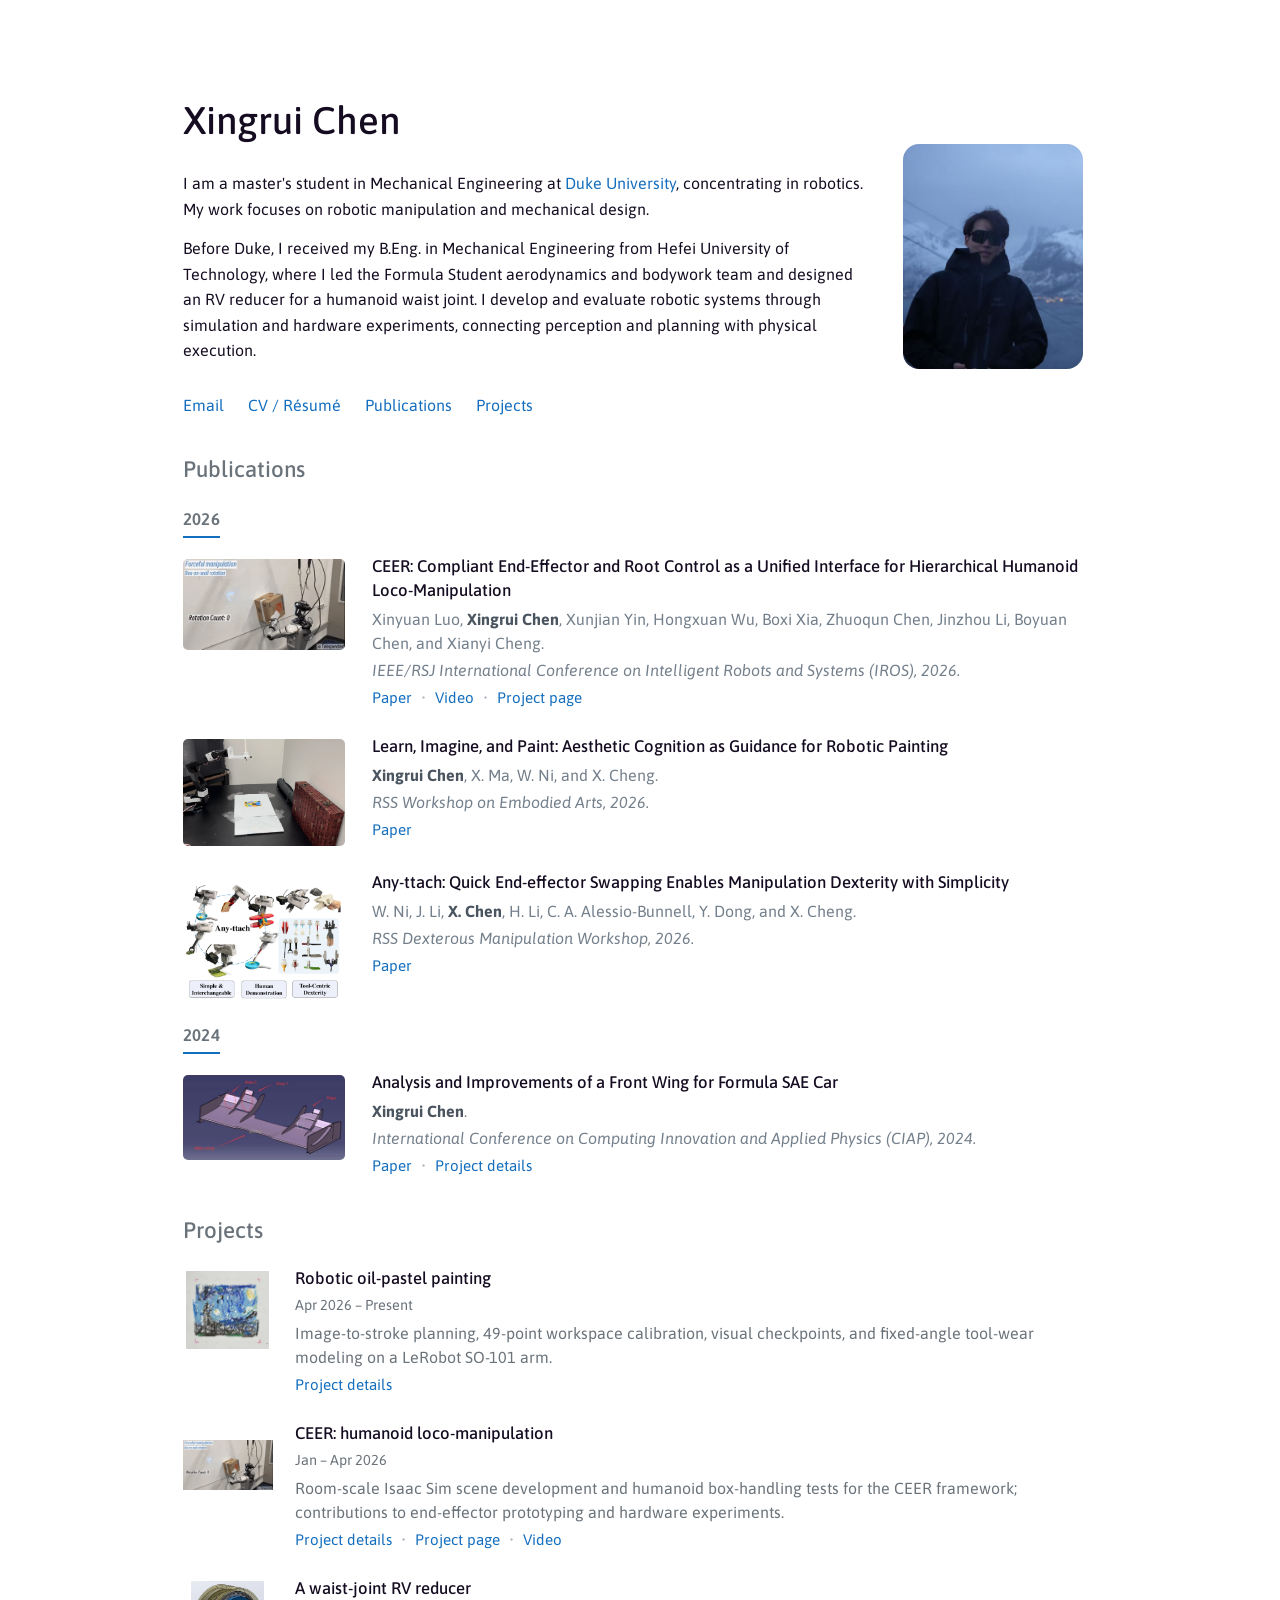
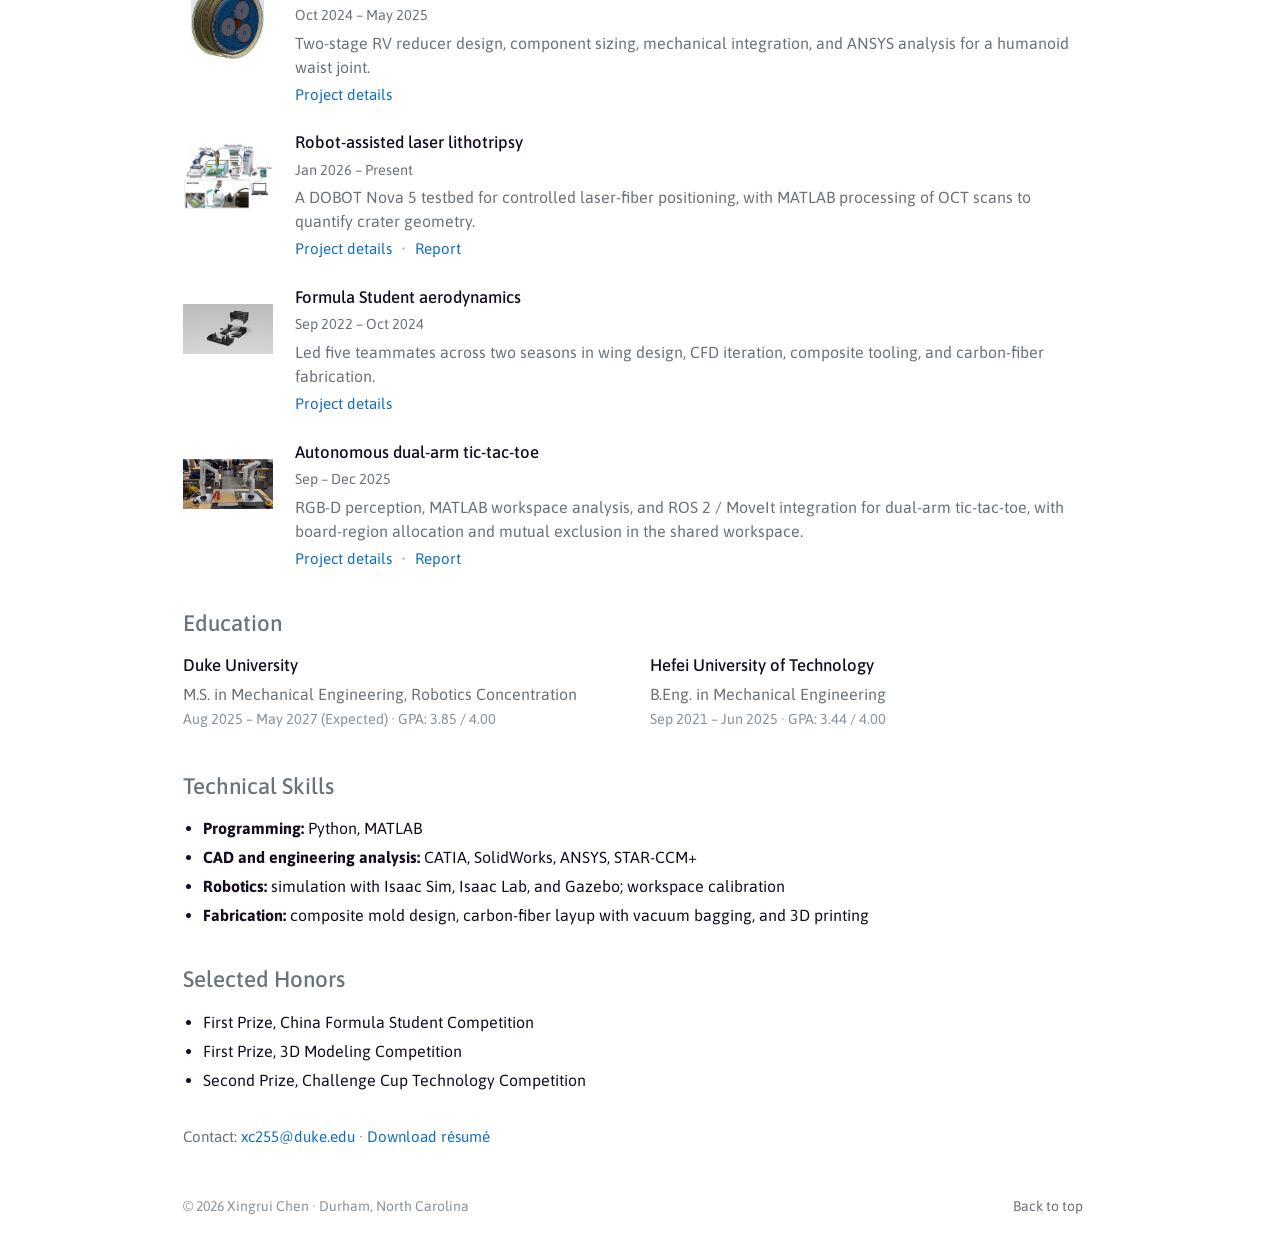
<file: index.html>
<!doctype html><html lang="en"><head><meta charset="utf-8"><meta name="viewport" content="width=device-width,initial-scale=1"><meta name="color-scheme" content="light"><title>Xingrui Chen | Duke University</title><meta name="description" content="Xingrui Chen, mechanical engineering graduate student at Duke University. Research and engineering projects in robotic manipulation and mechanical design."><meta name="theme-color" content="#ffffff"><meta property="og:title" content="Xingrui Chen | Duke University"><meta property="og:description" content="Xingrui Chen, mechanical engineering graduate student at Duke University. Research and engineering projects in robotic manipulation and mechanical design."><meta property="og:type" content="website"><link rel="canonical" href="https://xingruichen794-sketch.github.io/"><link rel="icon" type="image/svg+xml" href="data:image/svg+xml,%3Csvg%20xmlns%3D%22http%3A//www.w3.org/2000/svg%22%20viewBox%3D%220%200%2064%2064%22%3E%3Crect%20width%3D%2264%22%20height%3D%2264%22%20fill%3D%22%23043361%22/%3E%3Ctext%20x%3D%2232%22%20y%3D%2244%22%20text-anchor%3D%22middle%22%20fill%3D%22white%22%20font-size%3D%2238%22%20font-family%3D%22Georgia%2Cserif%22%3EX%3C/text%3E%3C/svg%3E"><link rel="stylesheet" href="/portfolio.css"></head><body><a class="skip" href="#main">Skip to content</a><main class="page" id="main"><header class="intro" id="about"><div class="intro-text"><h1>Xingrui Chen</h1><div class="intro-copy"><p>I am a master's student in Mechanical Engineering at <a href="#education">Duke University</a>, concentrating in robotics. My work focuses on robotic manipulation and mechanical design.</p><p>Before Duke, I received my B.Eng. in Mechanical Engineering from Hefei University of Technology, where I led the Formula Student aerodynamics and bodywork team and designed an RV reducer for a humanoid waist joint. I develop and evaluate robotic systems through simulation and hardware experiments, connecting perception and planning with physical execution.</p></div><nav class="intro-links" aria-label="Contact and page navigation"><a href="mailto:xc255@duke.edu">Email</a><a href="/assets/Xingrui-Chen-Resume.pdf" target="_blank" rel="noopener">CV / Résumé</a><a href="#publications">Publications</a><a href="#work">Projects</a></nav></div><figure class="profile-photo"><img src="/assets/xingrui-chen-portrait.jpg" alt="Xingrui Chen in front of a snowy mountain landscape" width="1440" height="960" fetchpriority="high" decoding="async"></figure></header><section class="home-section" id="publications"><h2>Publications</h2><section class="publication-year" aria-label="Publications from 2026"><div class="year-label">2026</div><ol class="research-list"><li class="research-row "><a class="teaser" href="https://www.youtube.com/watch?v=8dyjPE88mqY"><img src="/assets/ceer-demo-still.webp" width="400" height="225" alt="CEER box-on-wall rotation demo from Xinyuan Luo’s project preview" class="" loading="eager" decoding="async"></a><div class="research-text"><h3><a href="https://robotproject8.github.io/ceer_page/">CEER: Compliant End-Effector and Root Control as a Unified Interface for Hierarchical Humanoid Loco-Manipulation</a></h3><p class="authors">Xinyuan Luo, <strong>Xingrui Chen</strong>, Xunjian Yin, Hongxuan Wu, Boxi Xia, Zhuoqun Chen, Jinzhou Li, Boyuan Chen, and Xianyi Cheng.</p><p class="venue">IEEE/RSJ International Conference on Intelligent Robots and Systems (IROS), 2026.</p><div class="row-links"><a href="/assets/CEER.pdf" target="_blank" rel="noopener">Paper</a><a href="https://www.youtube.com/watch?v=8dyjPE88mqY">Video</a><a href="https://robotproject8.github.io/ceer_page/">Project page</a></div></div></li><li class="research-row "><a class="teaser" href="/assets/Learn-Imagine-and-Paint.pdf" target="_blank" rel="noopener"><img src="/assets/painting-early-setup.webp" width="1956" height="1287" alt="LeRobot SO-101 execution setup from the robotic painting paper" class="" loading="eager" decoding="async"></a><div class="research-text"><h3><a href="/assets/Learn-Imagine-and-Paint.pdf" target="_blank" rel="noopener">Learn, Imagine, and Paint: Aesthetic Cognition as Guidance for Robotic Painting</a></h3><p class="authors"><strong>Xingrui Chen</strong>, X. Ma, W. Ni, and X. Cheng.</p><p class="venue">RSS Workshop on Embodied Arts, 2026.</p><div class="row-links"><a href="/assets/Learn-Imagine-and-Paint.pdf" target="_blank" rel="noopener">Paper</a></div></div></li><li class="research-row "><a class="teaser" href="/assets/Any-ttach-Workshop-Manuscript.pdf" target="_blank" rel="noopener"><img src="/assets/any-ttach-overview.webp" width="1008" height="776" alt="Any-ttach interchangeable tools, human demonstrations, and tool-centric dexterity" class="" loading="eager" decoding="async"></a><div class="research-text"><h3><a href="/assets/Any-ttach-Workshop-Manuscript.pdf" target="_blank" rel="noopener">Any-ttach: Quick End-effector Swapping Enables Manipulation Dexterity with Simplicity</a></h3><p class="authors">W. Ni, J. Li, <strong>X. Chen</strong>, H. Li, C. A. Alessio-Bunnell, Y. Dong, and X. Cheng.</p><p class="venue">RSS Dexterous Manipulation Workshop, 2026.</p><div class="row-links"><a href="/assets/Any-ttach-Workshop-Manuscript.pdf" target="_blank" rel="noopener">Paper</a></div></div></li></ol></section><section class="publication-year" aria-label="Publications from 2024"><div class="year-label">2024</div><ol class="research-list"><li class="research-row "><a class="teaser" href="/assets/Formula-SAE-Front-Wing-Paper.pdf" target="_blank" rel="noopener"><img src="/assets/front-wing-cad.webp" width="741" height="392" alt="Front-wing CAD geometry from Xingrui Chen’s Formula SAE paper" class="" loading="eager" decoding="async"></a><div class="research-text"><h3><a href="/assets/Formula-SAE-Front-Wing-Paper.pdf" target="_blank" rel="noopener">Analysis and Improvements of a Front Wing for Formula SAE Car</a></h3><p class="authors"><strong>Xingrui Chen</strong>.</p><p class="venue">International Conference on Computing Innovation and Applied Physics (CIAP), 2024.</p><div class="row-links"><a href="/assets/Formula-SAE-Front-Wing-Paper.pdf" target="_blank" rel="noopener">Paper</a><a href="/projects/formula-student/">Project details</a></div></div></li></ol></section></section><section class="home-section" id="work"><h2>Projects</h2><ol class="research-list project-list"><li class="research-row "><a class="teaser" href="/projects/robotic-painting/"><img src="/assets/drawing-result.webp" width="1350" height="1278" alt="Physical robot-made oil-pastel painting" class="" loading="lazy" decoding="async"></a><div class="research-text"><h3><a href="/projects/robotic-painting/">Robotic oil-pastel painting</a></h3><p class="project-date">Apr 2026 – Present</p><p>Image-to-stroke planning, 49-point workspace calibration, visual checkpoints, and fixed-angle tool-wear modeling on a LeRobot SO-101 arm.</p><div class="row-links"><a href="/projects/robotic-painting/">Project details</a></div></div></li><li class="research-row "><a class="teaser" href="/projects/ceer/"><img src="/assets/ceer-demo-still.webp" width="400" height="225" alt="CEER humanoid manipulation demonstration" class="" loading="lazy" decoding="async"></a><div class="research-text"><h3><a href="/projects/ceer/">CEER: humanoid loco-manipulation</a></h3><p class="project-date">Jan – Apr 2026</p><p>Room-scale Isaac Sim scene development and humanoid box-handling tests for the CEER framework; contributions to end-effector prototyping and hardware experiments.</p><div class="row-links"><a href="/projects/ceer/">Project details</a><a href="https://robotproject8.github.io/ceer_page/">Project page</a><a href="https://www.youtube.com/watch?v=8dyjPE88mqY">Video</a></div></div></li><li class="research-row "><a class="teaser" href="/projects/rv-reducer/"><img src="/assets/rv-assembly.webp" width="454" height="489" alt="RV reducer CAD assembly" class="" loading="lazy" decoding="async"></a><div class="research-text"><h3><a href="/projects/rv-reducer/">A waist-joint RV reducer</a></h3><p class="project-date">Oct 2024 – May 2025</p><p>Two-stage RV reducer design, component sizing, mechanical integration, and ANSYS analysis for a humanoid waist joint.</p><div class="row-links"><a href="/projects/rv-reducer/">Project details</a></div></div></li><li class="research-row "><a class="teaser" href="/projects/robotic-lithotripsy/"><img src="/assets/laser-setup.webp" width="744" height="597" alt="Robot-assisted lithotripsy experimental setup" class="" loading="lazy" decoding="async"></a><div class="research-text"><h3><a href="/projects/robotic-lithotripsy/">Robot-assisted laser lithotripsy</a></h3><p class="project-date">Jan 2026 – Present</p><p>A DOBOT Nova 5 testbed for controlled laser-fiber positioning, with MATLAB processing of OCT scans to quantify crater geometry.</p><div class="row-links"><a href="/projects/robotic-lithotripsy/">Project details</a><a href="/assets/Robot-Assisted-Stone-Dusting.pdf" target="_blank" rel="noopener">Report</a></div></div></li><li class="research-row "><a class="teaser" href="/projects/formula-student/"><img src="/assets/formula-aero-render.png" width="1280" height="720" alt="Rendering of Formula Student wings and aerodynamic bodywork" class="" loading="lazy" decoding="async"></a><div class="research-text"><h3><a href="/projects/formula-student/">Formula Student aerodynamics</a></h3><p class="project-date">Sep 2022 – Oct 2024</p><p>Led five teammates across two seasons in wing design, CFD iteration, composite tooling, and carbon-fiber fabrication.</p><div class="row-links"><a href="/projects/formula-student/">Project details</a></div></div></li><li class="research-row "><a class="teaser" href="/projects/dual-arm/"><img src="/assets/dual-arm-hardware.webp" width="602" height="333" alt="Physical Kinova Gen3 Lite dual-arm tic-tac-toe setup" class="" loading="lazy" decoding="async"></a><div class="research-text"><h3><a href="/projects/dual-arm/">Autonomous dual-arm tic-tac-toe</a></h3><p class="project-date">Sep – Dec 2025</p><p>RGB-D perception, MATLAB workspace analysis, and ROS 2 / MoveIt integration for dual-arm tic-tac-toe, with board-region allocation and mutual exclusion in the shared workspace.</p><div class="row-links"><a href="/projects/dual-arm/">Project details</a><a href="/assets/Dual-Arm-Tic-Tac-Toe-Report.pdf">Report</a></div></div></li></ol></section><section class="home-section" id="education"><h2>Education</h2><div class="education-grid"><article class="education-entry"><h3>Duke University</h3><p>M.S. in Mechanical Engineering, Robotics Concentration</p><p class="education-date">Aug 2025 – May 2027 (Expected) · GPA: 3.85 / 4.00</p></article><article class="education-entry"><h3>Hefei University of Technology</h3><p>B.Eng. in Mechanical Engineering</p><p class="education-date">Sep 2021 – Jun 2025 · GPA: 3.44 / 4.00</p></article></div></section><section class="home-section"><h2>Technical Skills</h2><ul class="interests"><li><strong>Programming:</strong> Python, MATLAB</li><li><strong>CAD and engineering analysis:</strong> CATIA, SolidWorks, ANSYS, STAR-CCM+</li><li><strong>Robotics:</strong> simulation with Isaac Sim, Isaac Lab, and Gazebo; workspace calibration</li><li><strong>Fabrication:</strong> composite mold design, carbon-fiber layup with vacuum bagging, and 3D printing</li></ul></section><section class="home-section"><h2>Selected Honors</h2><ul class="honors"><li>First Prize, China Formula Student Competition</li><li>First Prize, 3D Modeling Competition</li><li>Second Prize, Challenge Cup Technology Competition</li></ul></section><p class="contact-note" id="contact">Contact: <a href="mailto:xc255@duke.edu">xc255@duke.edu</a> · <a href="/assets/Xingrui-Chen-Resume.pdf" download>Download résumé</a></p><footer class="page-footer"><span>© 2026 Xingrui Chen · Durham, North Carolina</span><a href="#main">Back to top</a></footer></main></body></html>
</file>
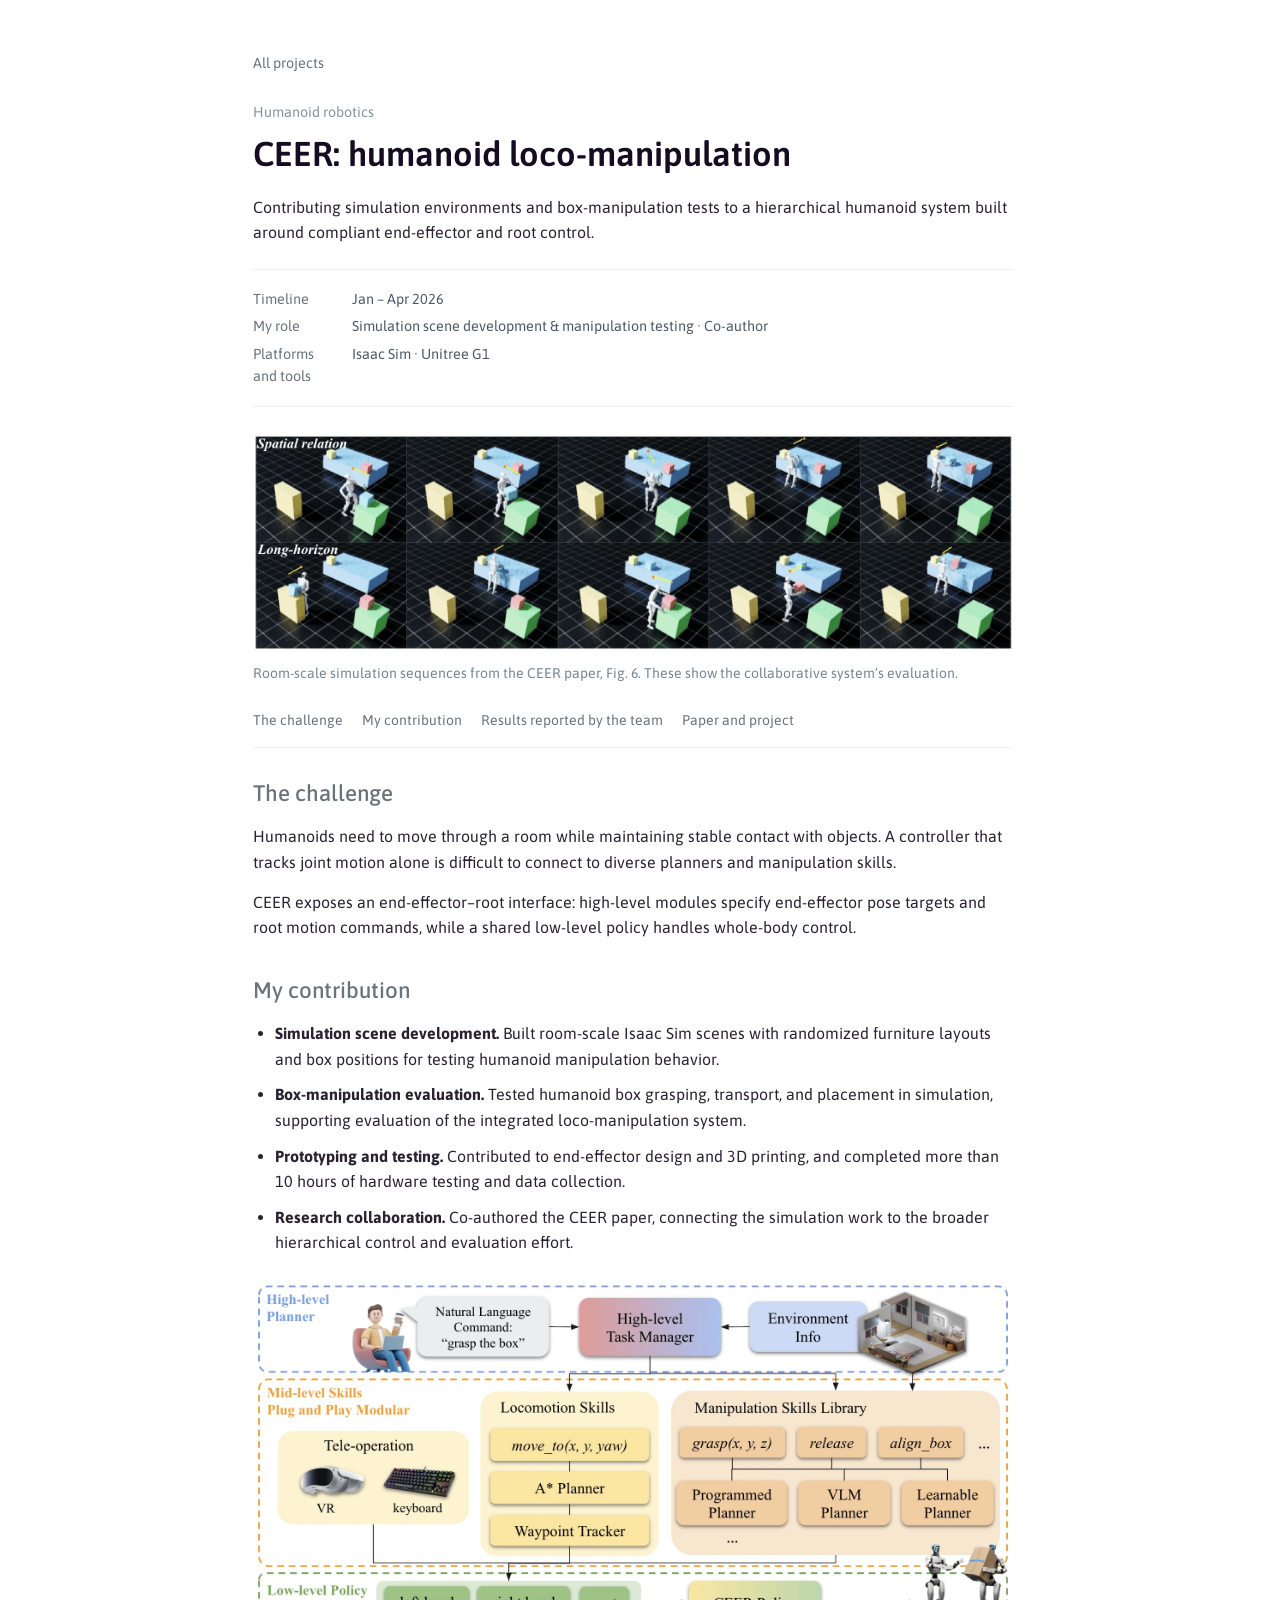
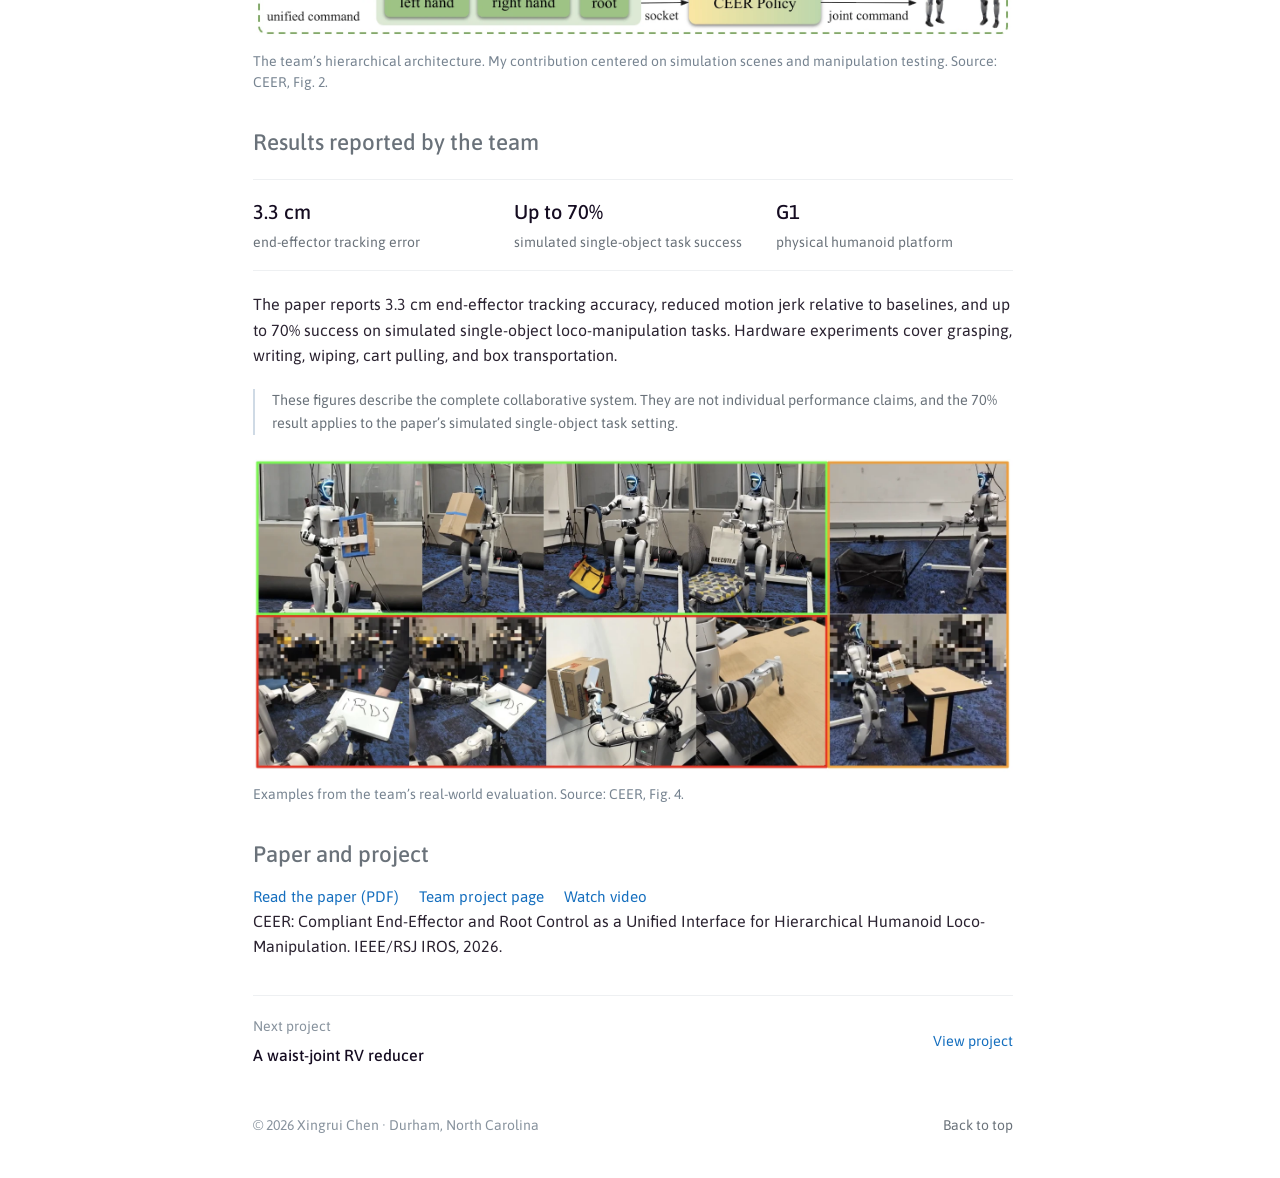
<file: projects/ceer/index.html>
<!doctype html><html lang="en"><head><meta charset="utf-8"><meta name="viewport" content="width=device-width,initial-scale=1"><meta name="color-scheme" content="light"><title>CEER: humanoid loco-manipulation | Xingrui Chen</title><meta name="description" content="Contributing simulation environments and box-manipulation tests to a hierarchical humanoid system built around compliant end-effector and root control."><meta name="theme-color" content="#ffffff"><meta property="og:title" content="CEER: humanoid loco-manipulation | Xingrui Chen"><meta property="og:description" content="Contributing simulation environments and box-manipulation tests to a hierarchical humanoid system built around compliant end-effector and root control."><meta property="og:type" content="website"><link rel="canonical" href="https://xingruichen794-sketch.github.io/projects/ceer/"><link rel="icon" type="image/svg+xml" href="data:image/svg+xml,%3Csvg%20xmlns%3D%22http%3A//www.w3.org/2000/svg%22%20viewBox%3D%220%200%2064%2064%22%3E%3Crect%20width%3D%2264%22%20height%3D%2264%22%20fill%3D%22%23043361%22/%3E%3Ctext%20x%3D%2232%22%20y%3D%2244%22%20text-anchor%3D%22middle%22%20fill%3D%22white%22%20font-size%3D%2238%22%20font-family%3D%22Georgia%2Cserif%22%3EX%3C/text%3E%3C/svg%3E"><link rel="stylesheet" href="/portfolio.css"></head><body><a class="skip" href="#main">Skip to content</a><main class="page detail-page" id="main"><header class="case-header"><a class="case-back" href="/#work">All projects</a><div class="eyebrow">Humanoid robotics</div><h1>CEER: humanoid loco-manipulation</h1><p class="case-summary">Contributing simulation environments and box-manipulation tests to a hierarchical humanoid system built around compliant end-effector and root control.</p><dl class="case-facts"><div><dt>Timeline</dt><dd>Jan – Apr 2026</dd></div><div><dt>My role</dt><dd>Simulation scene development & manipulation testing · Co-author</dd></div><div><dt>Platforms and tools</dt><dd>Isaac Sim · Unitree G1</dd></div></dl></header><div class="case-banner"><img src="/assets/ceer-simulation.webp" width="1816" height="516" alt="Sequences of humanoid box relocation in a simulated room" class="" loading="eager" decoding="async"></div><p class="case-caption">Room-scale simulation sequences from the CEER paper, Fig. 6. These show the collaborative system’s evaluation.</p><div class="case-main"><nav class="case-toc" aria-label="Case study sections"><a href="#challenge">The challenge</a><a href="#contribution">My contribution</a><a href="#results">Results reported by the team</a><a href="#resources">Paper and project</a></nav><div class="case-body"><section id="challenge"><h2>The challenge</h2><p>Humanoids need to move through a room while maintaining stable contact with objects. A controller that tracks joint motion alone is difficult to connect to diverse planners and manipulation skills.</p><p>CEER exposes an end-effector–root interface: high-level modules specify end-effector pose targets and root motion commands, while a shared low-level policy handles whole-body control.</p></section><section id="contribution"><h2>My contribution</h2><ul><li><strong>Simulation scene development.</strong> Built room-scale Isaac Sim scenes with randomized furniture layouts and box positions for testing humanoid manipulation behavior.</li><li><strong>Box-manipulation evaluation.</strong> Tested humanoid box grasping, transport, and placement in simulation, supporting evaluation of the integrated loco-manipulation system.</li><li><strong>Prototyping and testing.</strong> Contributed to end-effector design and 3D printing, and completed more than 10 hours of hardware testing and data collection.</li><li><strong>Research collaboration.</strong> Co-authored the CEER paper, connecting the simulation work to the broader hierarchical control and evaluation effort.</li></ul><figure><img src="/assets/ceer-architecture.webp" width="1774" height="838" alt="CEER architecture connecting task management, mid-level skills, and low-level control" class="" loading="lazy" decoding="async"><figcaption>The team’s hierarchical architecture. My contribution centered on simulation scenes and manipulation testing. Source: CEER, Fig. 2.</figcaption></figure></section><section id="results"><h2>Results reported by the team</h2><div class="case-metrics"><div><strong>3.3 cm</strong><span>end-effector tracking error</span></div><div><strong>Up to 70%</strong><span>simulated single-object task success</span></div><div><strong>G1</strong><span>physical humanoid platform</span></div></div><p>The paper reports 3.3 cm end-effector tracking accuracy, reduced motion jerk relative to baselines, and up to 70% success on simulated single-object loco-manipulation tasks. Hardware experiments cover grasping, writing, wiping, cart pulling, and box transportation.</p><div class="note"><p>These figures describe the complete collaborative system. They are not individual performance claims, and the 70% result applies to the paper’s simulated single-object task setting.</p></div><figure><img src="/assets/ceer-hardware.webp" width="1742" height="718" alt="Hardware experiments with a Unitree G1 grasping, writing, wiping, and transporting objects" class="" loading="lazy" decoding="async"><figcaption>Examples from the team’s real-world evaluation. Source: CEER, Fig. 4.</figcaption></figure></section><section id="resources"><h2>Paper and project</h2><div class="case-resources"><a class="button secondary" href="/assets/CEER.pdf" target="_blank" rel="noopener">Read the paper (PDF)</a><a class="button secondary" href="https://robotproject8.github.io/ceer_page/" target="_blank" rel="noopener">Team project page</a><a class="button secondary" href="https://www.youtube.com/watch?v=8dyjPE88mqY" target="_blank" rel="noopener">Watch video</a></div><p class="muted">CEER: Compliant End-Effector and Root Control as a Unified Interface for Hierarchical Humanoid Loco-Manipulation. IEEE/RSJ IROS, 2026.</p></section></div></div><div class="case-next"><div><div class="eyebrow">Next project</div><h3>A waist-joint RV reducer</h3></div><a href="/projects/rv-reducer/">View project</a></div><footer class="page-footer"><span>© 2026 Xingrui Chen · Durham, North Carolina</span><a href="#main">Back to top</a></footer></main></body></html>
</file>
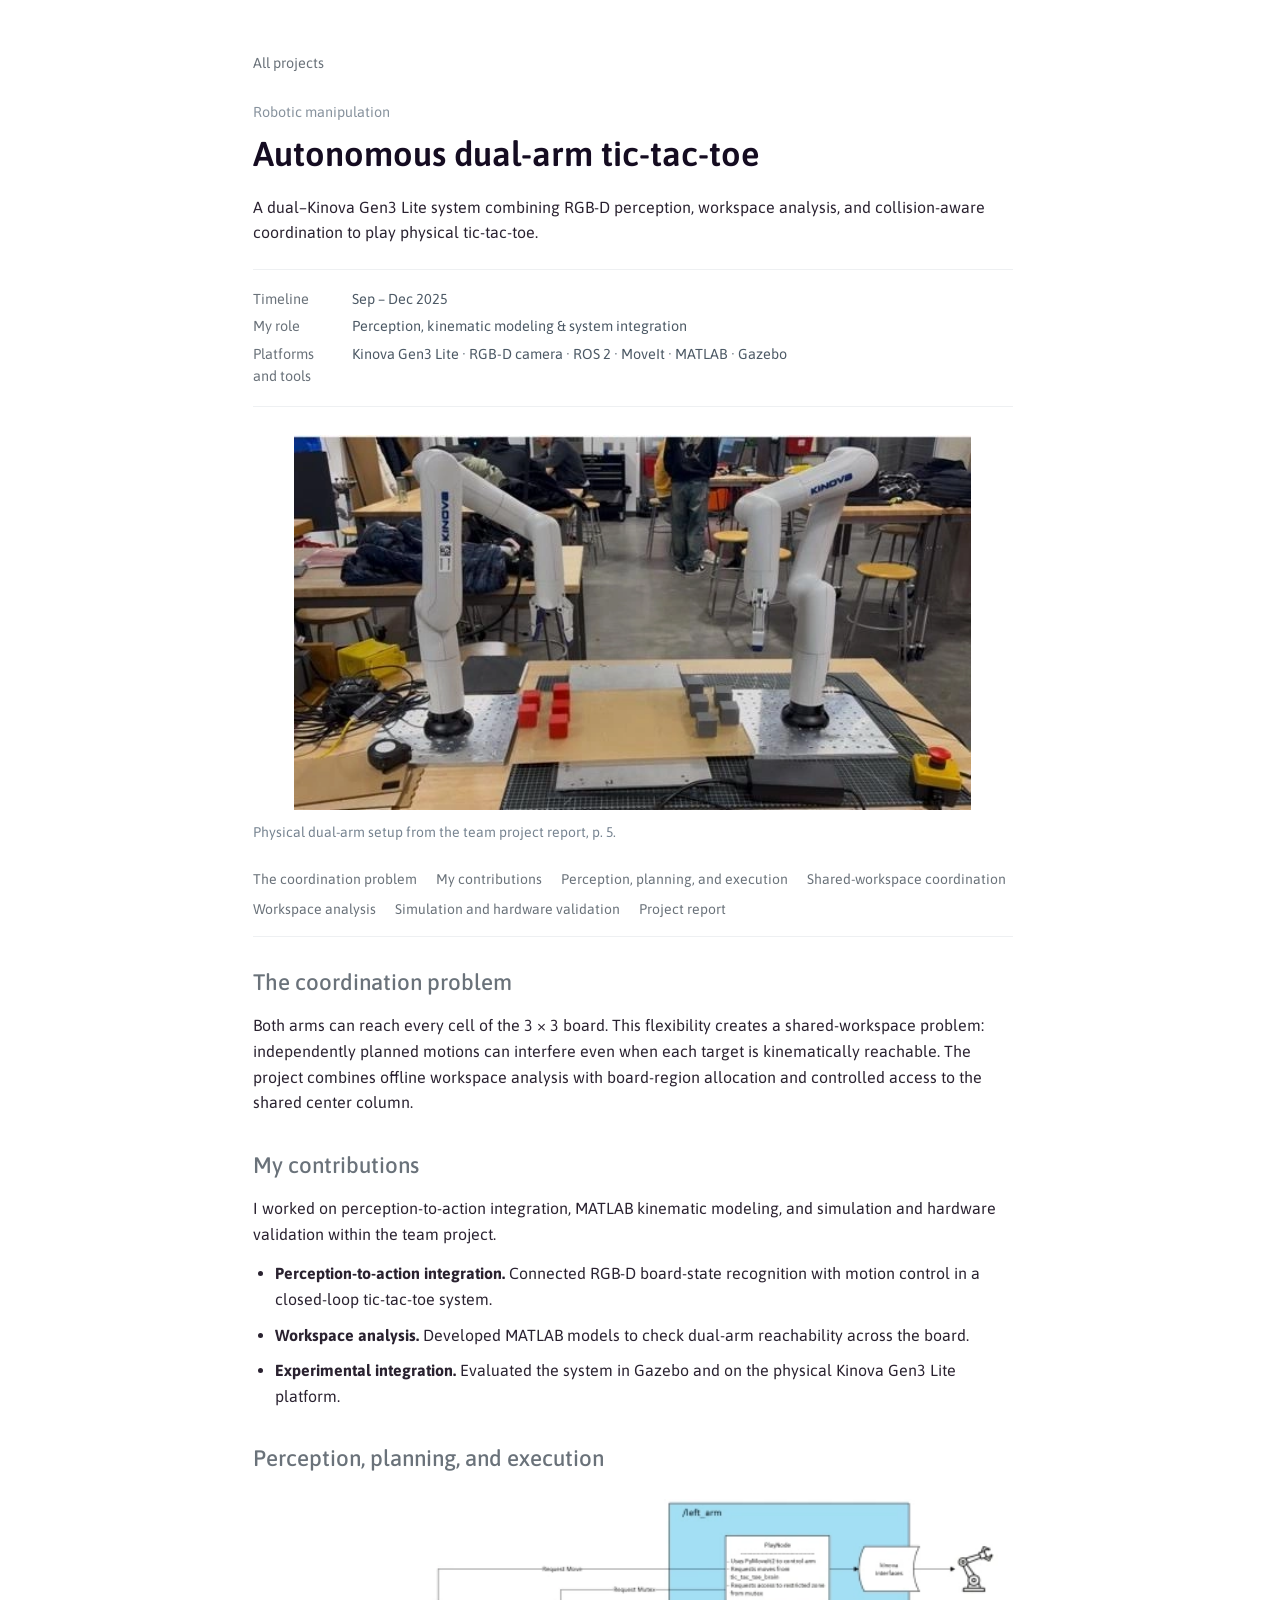
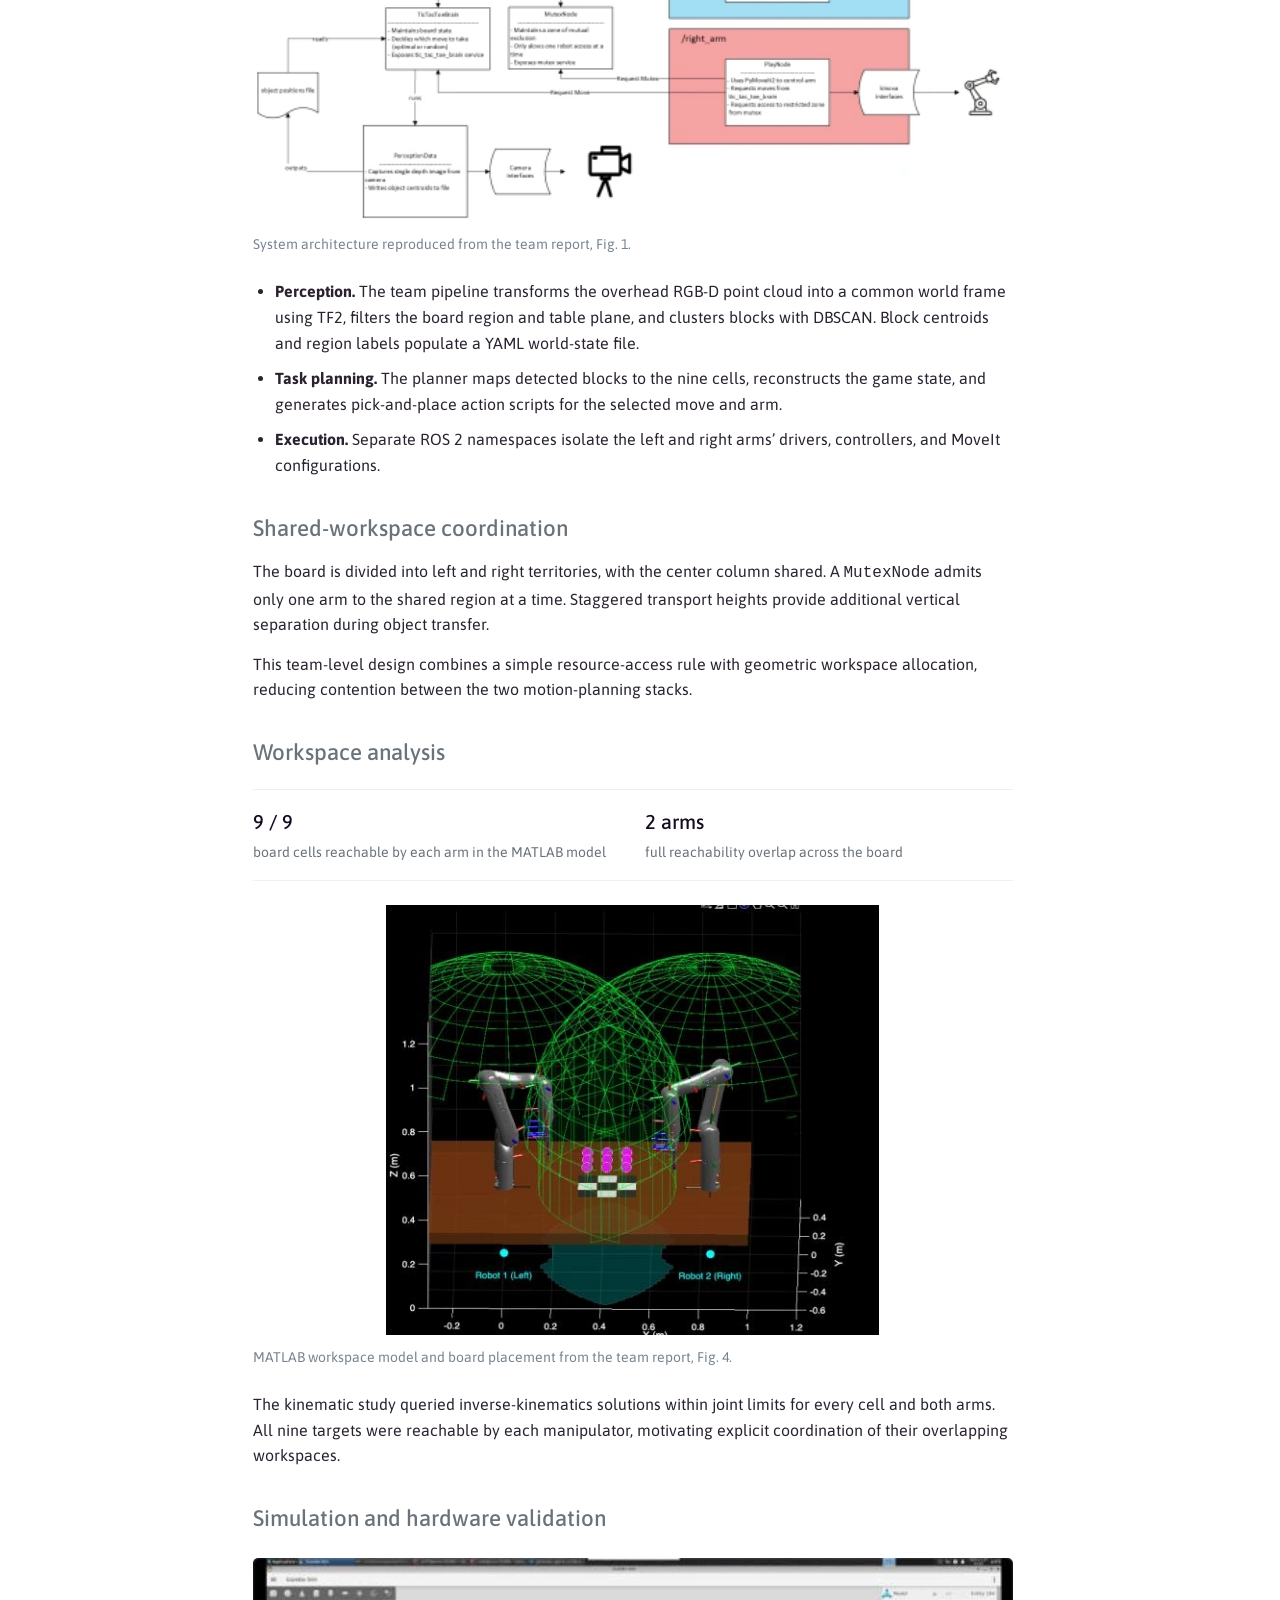
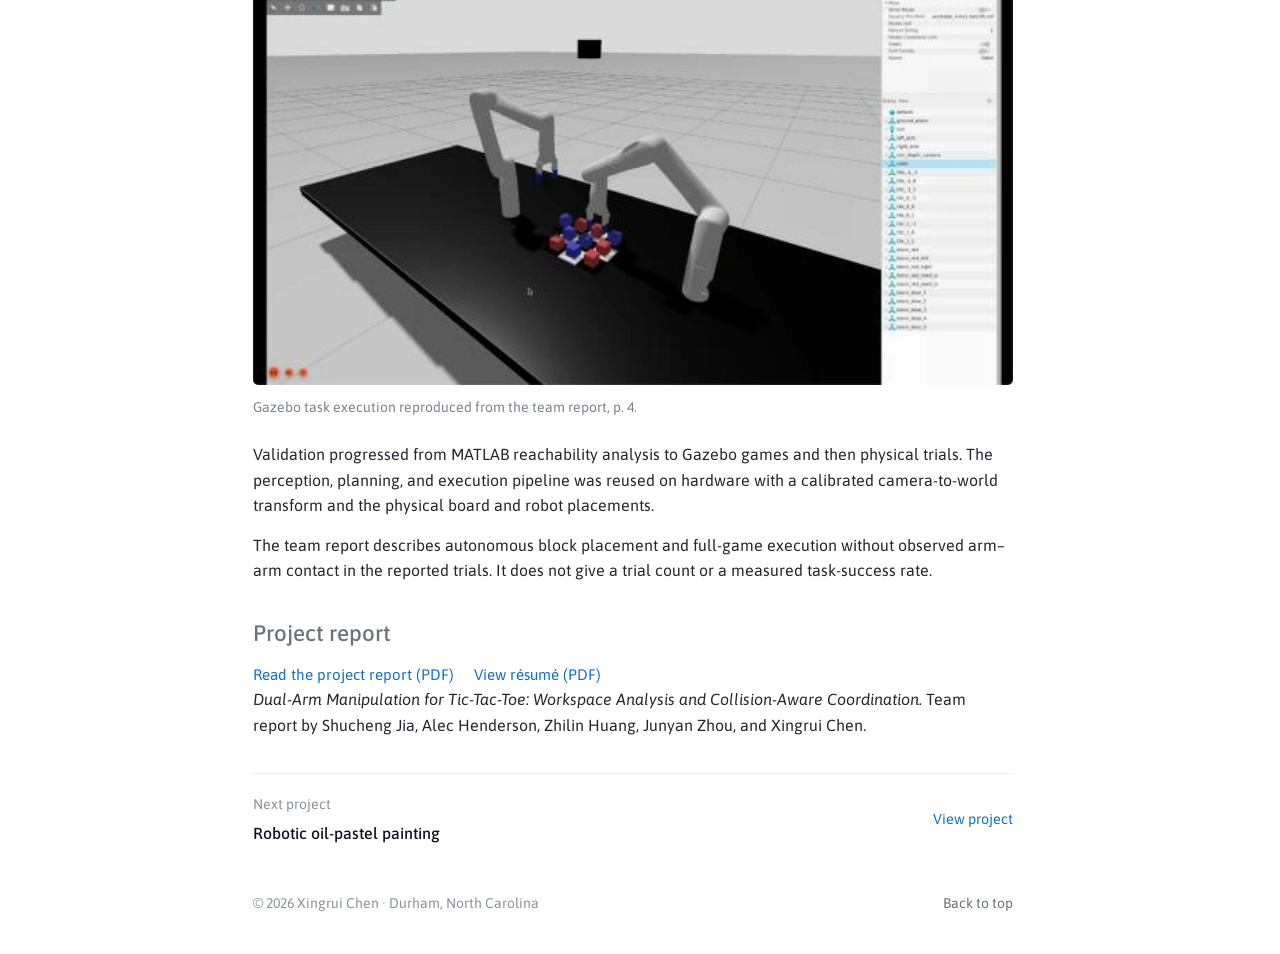
<file: projects/dual-arm/index.html>
<!doctype html><html lang="en"><head><meta charset="utf-8"><meta name="viewport" content="width=device-width,initial-scale=1"><meta name="color-scheme" content="light"><title>Autonomous dual-arm tic-tac-toe | Xingrui Chen</title><meta name="description" content="A dual–Kinova Gen3 Lite system combining RGB-D perception, workspace analysis, and collision-aware coordination to play physical tic-tac-toe."><meta name="theme-color" content="#ffffff"><meta property="og:title" content="Autonomous dual-arm tic-tac-toe | Xingrui Chen"><meta property="og:description" content="A dual–Kinova Gen3 Lite system combining RGB-D perception, workspace analysis, and collision-aware coordination to play physical tic-tac-toe."><meta property="og:type" content="website"><link rel="canonical" href="https://xingruichen794-sketch.github.io/projects/dual-arm/"><link rel="icon" type="image/svg+xml" href="data:image/svg+xml,%3Csvg%20xmlns%3D%22http%3A//www.w3.org/2000/svg%22%20viewBox%3D%220%200%2064%2064%22%3E%3Crect%20width%3D%2264%22%20height%3D%2264%22%20fill%3D%22%23043361%22/%3E%3Ctext%20x%3D%2232%22%20y%3D%2244%22%20text-anchor%3D%22middle%22%20fill%3D%22white%22%20font-size%3D%2238%22%20font-family%3D%22Georgia%2Cserif%22%3EX%3C/text%3E%3C/svg%3E"><link rel="stylesheet" href="/portfolio.css"></head><body><a class="skip" href="#main">Skip to content</a><main class="page detail-page" id="main"><header class="case-header"><a class="case-back" href="/#work">All projects</a><div class="eyebrow">Robotic manipulation</div><h1>Autonomous dual-arm tic-tac-toe</h1><p class="case-summary">A dual–Kinova Gen3 Lite system combining RGB-D perception, workspace analysis, and collision-aware coordination to play physical tic-tac-toe.</p><dl class="case-facts"><div><dt>Timeline</dt><dd>Sep – Dec 2025</dd></div><div><dt>My role</dt><dd>Perception, kinematic modeling & system integration</dd></div><div><dt>Platforms and tools</dt><dd>Kinova Gen3 Lite · RGB-D camera · ROS 2 · MoveIt · MATLAB · Gazebo</dd></div></dl></header><div class="case-banner"><img src="/assets/dual-arm-hardware.webp" width="602" height="333" alt="Two Kinova Gen3 Lite arms arranged around the physical tic-tac-toe board" class="" loading="eager" decoding="async"></div><p class="case-caption">Physical dual-arm setup from the team project report, p. 5.</p><div class="case-main"><nav class="case-toc" aria-label="Case study sections"><a href="#challenge">The coordination problem</a><a href="#contribution">My contributions</a><a href="#architecture">Perception, planning, and execution</a><a href="#coordination">Shared-workspace coordination</a><a href="#workspace">Workspace analysis</a><a href="#results">Simulation and hardware validation</a><a href="#resources">Project report</a></nav><div class="case-body"><section id="challenge"><h2>The coordination problem</h2><p>Both arms can reach every cell of the 3 × 3 board. This flexibility creates a shared-workspace problem: independently planned motions can interfere even when each target is kinematically reachable. The project combines offline workspace analysis with board-region allocation and controlled access to the shared center column.</p></section><section id="contribution"><h2>My contributions</h2><p>I worked on perception-to-action integration, MATLAB kinematic modeling, and simulation and hardware validation within the team project.</p><ul><li><strong>Perception-to-action integration.</strong> Connected RGB-D board-state recognition with motion control in a closed-loop tic-tac-toe system.</li><li><strong>Workspace analysis.</strong> Developed MATLAB models to check dual-arm reachability across the board.</li><li><strong>Experimental integration.</strong> Evaluated the system in Gazebo and on the physical Kinova Gen3 Lite platform.</li></ul></section><section id="architecture"><h2>Perception, planning, and execution</h2><figure><img src="/assets/dual-arm-architecture.webp" width="547" height="233" alt="Team system diagram showing perception, game planning, and separate left- and right-arm control stacks" class="" loading="lazy" decoding="async"><figcaption>System architecture reproduced from the team report, Fig. 1.</figcaption></figure><ul><li><strong>Perception.</strong> The team pipeline transforms the overhead RGB-D point cloud into a common world frame using TF2, filters the board region and table plane, and clusters blocks with DBSCAN. Block centroids and region labels populate a YAML world-state file.</li><li><strong>Task planning.</strong> The planner maps detected blocks to the nine cells, reconstructs the game state, and generates pick-and-place action scripts for the selected move and arm.</li><li><strong>Execution.</strong> Separate ROS 2 namespaces isolate the left and right arms’ drivers, controllers, and MoveIt configurations.</li></ul></section><section id="coordination"><h2>Shared-workspace coordination</h2><p>The board is divided into left and right territories, with the center column shared. A <code>MutexNode</code> admits only one arm to the shared region at a time. Staggered transport heights provide additional vertical separation during object transfer.</p><p>This team-level design combines a simple resource-access rule with geometric workspace allocation, reducing contention between the two motion-planning stacks.</p></section><section id="workspace"><h2>Workspace analysis</h2><div class="case-metrics"><div><strong>9 / 9</strong><span>board cells reachable by each arm in the MATLAB model</span></div><div><strong>2 arms</strong><span>full reachability overlap across the board</span></div></div><figure><img src="/assets/dual-arm-workspace.webp" width="513" height="447" alt="MATLAB visualization of the two robot workspace envelopes and the nine board targets" class="" loading="lazy" decoding="async"><figcaption>MATLAB workspace model and board placement from the team report, Fig. 4.</figcaption></figure><p>The kinematic study queried inverse-kinematics solutions within joint limits for every cell and both arms. All nine targets were reachable by each manipulator, motivating explicit coordination of their overlapping workspaces.</p></section><section id="results"><h2>Simulation and hardware validation</h2><figure><img src="/assets/dual-arm-simulation.webp" width="547" height="307" alt="Gazebo simulation of two Kinova Gen3 Lite arms manipulating blocks on the tic-tac-toe board" class="" loading="lazy" decoding="async"><figcaption>Gazebo task execution reproduced from the team report, p. 4.</figcaption></figure><p>Validation progressed from MATLAB reachability analysis to Gazebo games and then physical trials. The perception, planning, and execution pipeline was reused on hardware with a calibrated camera-to-world transform and the physical board and robot placements.</p><p>The team report describes autonomous block placement and full-game execution without observed arm–arm contact in the reported trials. It does not give a trial count or a measured task-success rate.</p></section><section id="resources"><h2>Project report</h2><div class="case-resources"><a class="button secondary" href="/assets/Dual-Arm-Tic-Tac-Toe-Report.pdf" target="_blank" rel="noopener">Read the project report (PDF)</a><a class="button secondary" href="/assets/Xingrui-Chen-Resume.pdf" target="_blank" rel="noopener">View résumé (PDF)</a></div><p><em>Dual-Arm Manipulation for Tic-Tac-Toe: Workspace Analysis and Collision-Aware Coordination.</em> Team report by Shucheng Jia, Alec Henderson, Zhilin Huang, Junyan Zhou, and Xingrui Chen.</p></section></div></div><div class="case-next"><div><div class="eyebrow">Next project</div><h3>Robotic oil-pastel painting</h3></div><a href="/projects/robotic-painting/">View project</a></div><footer class="page-footer"><span>© 2026 Xingrui Chen · Durham, North Carolina</span><a href="#main">Back to top</a></footer></main></body></html>
</file>
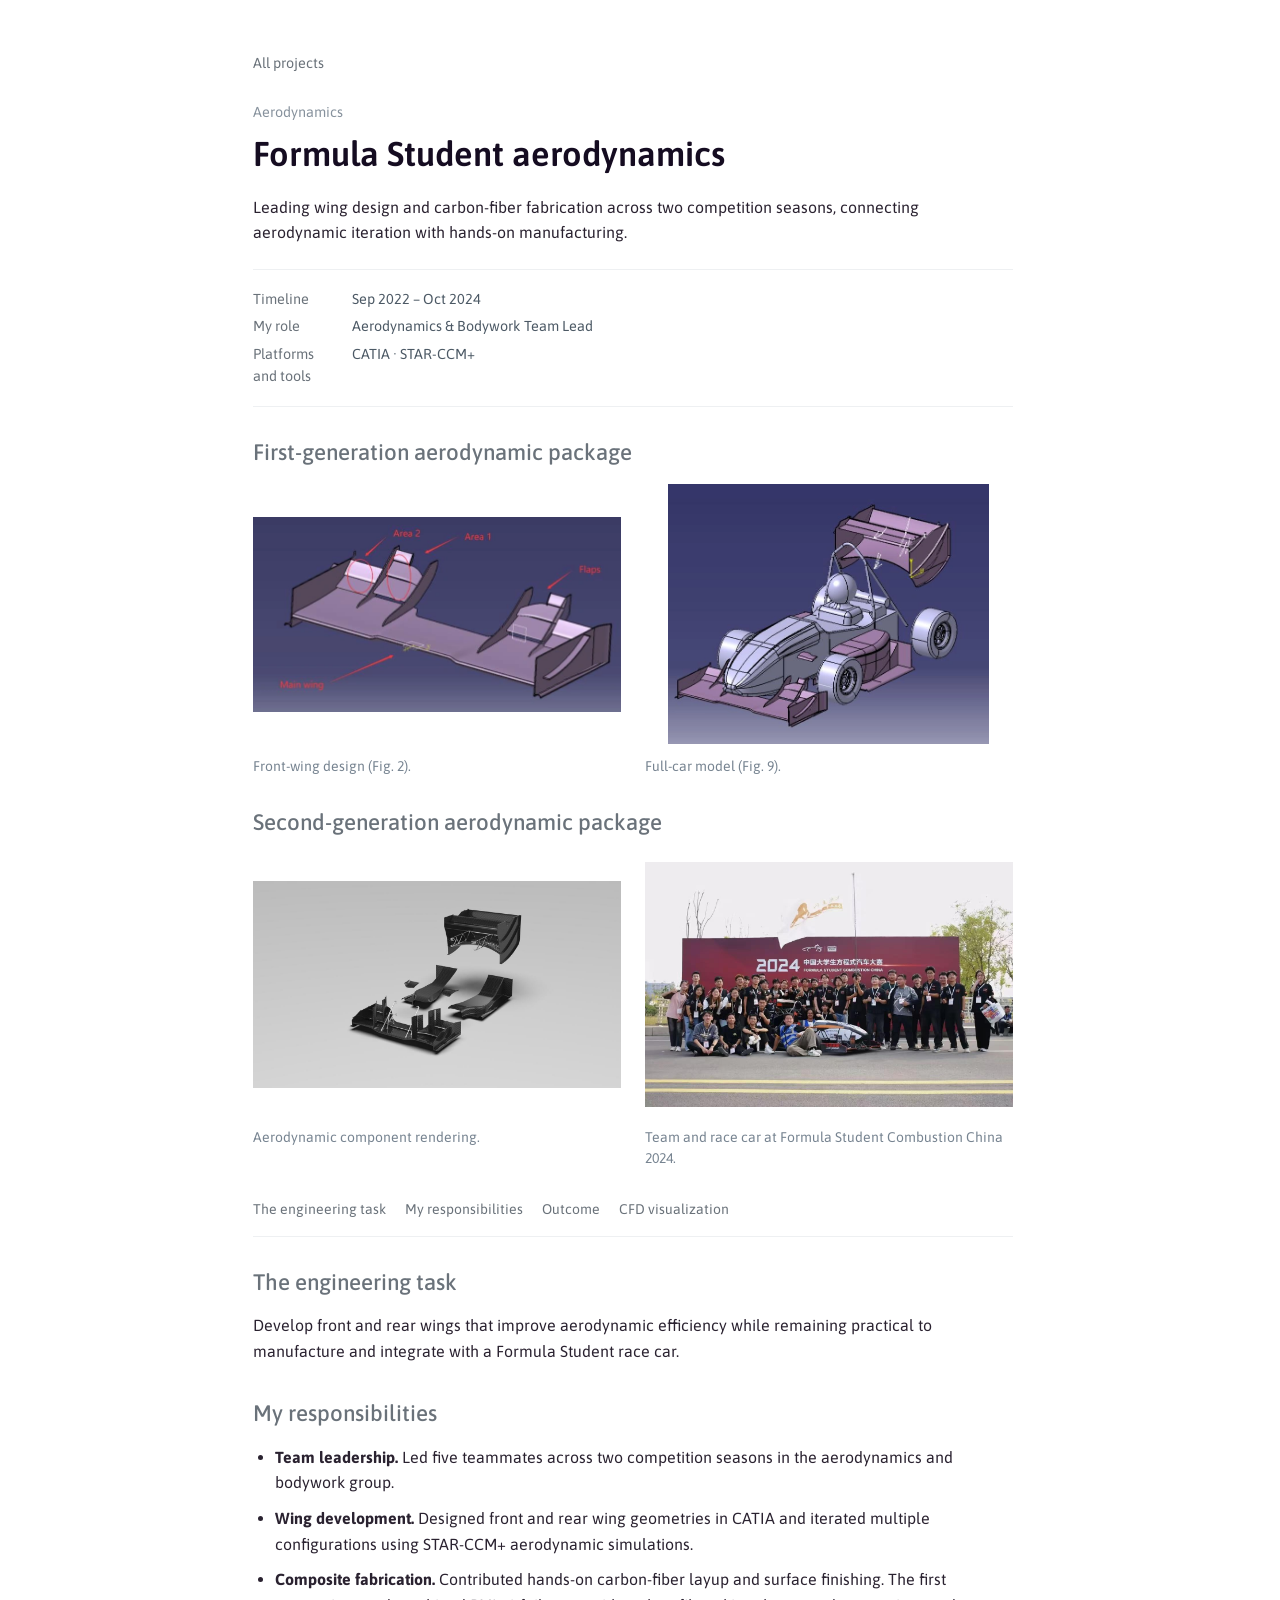
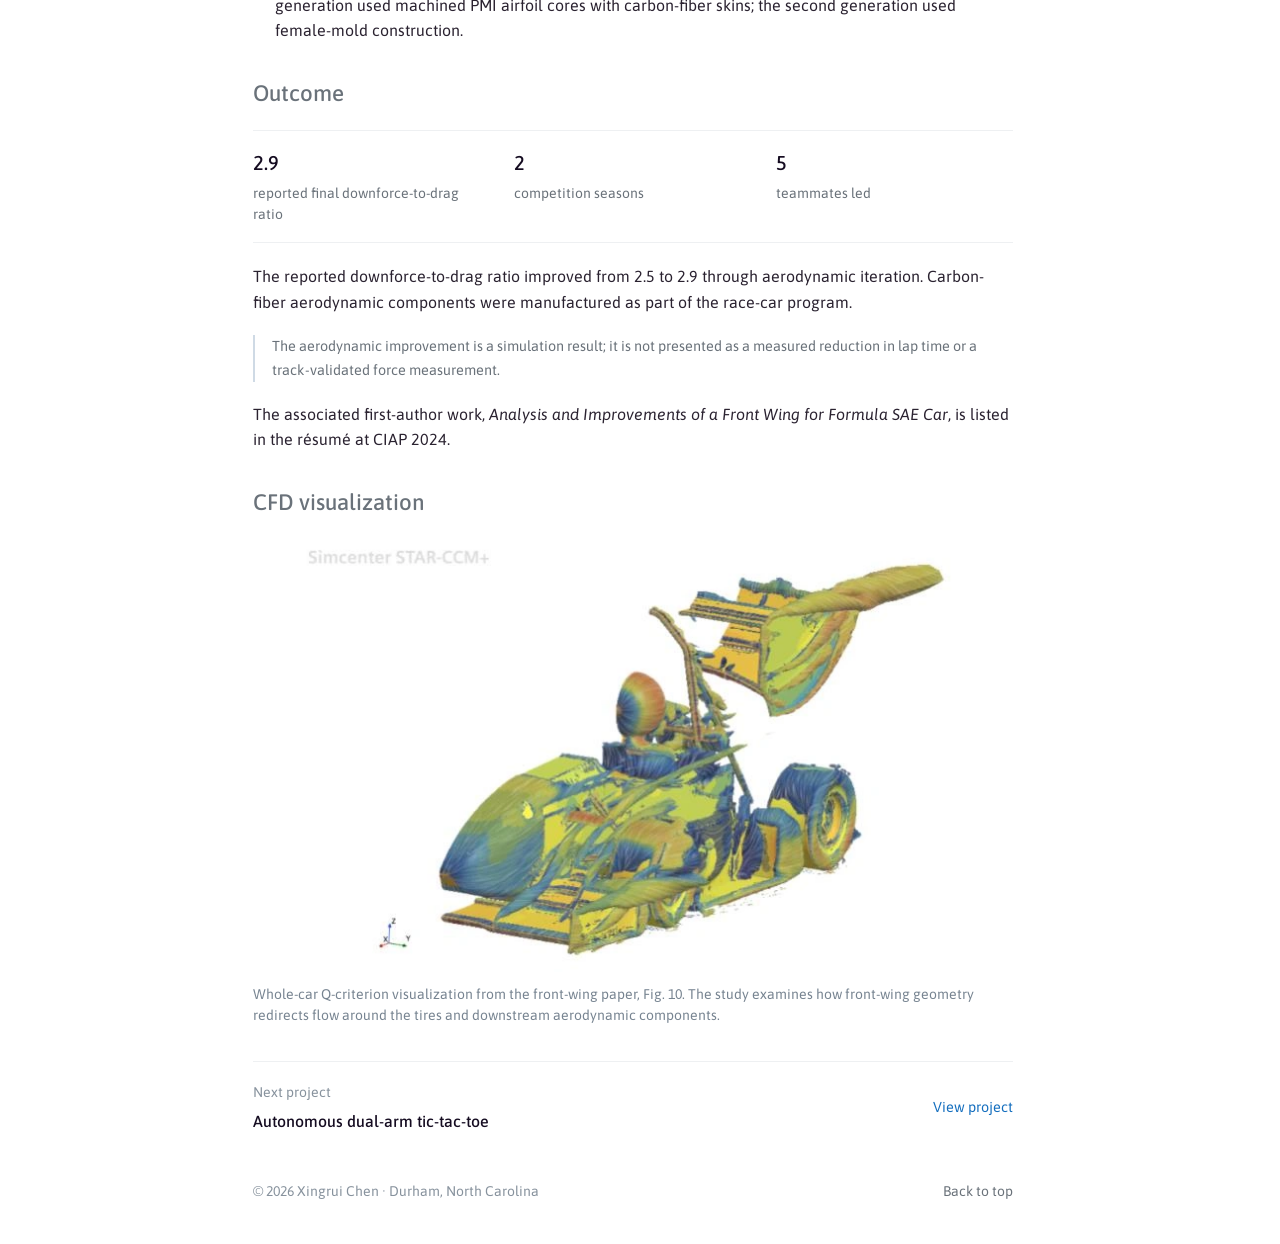
<file: projects/formula-student/index.html>
<!doctype html><html lang="en"><head><meta charset="utf-8"><meta name="viewport" content="width=device-width,initial-scale=1"><meta name="color-scheme" content="light"><title>Formula Student aerodynamics | Xingrui Chen</title><meta name="description" content="Leading wing design and carbon-fiber fabrication across two competition seasons, connecting aerodynamic iteration with hands-on manufacturing."><meta name="theme-color" content="#ffffff"><meta property="og:title" content="Formula Student aerodynamics | Xingrui Chen"><meta property="og:description" content="Leading wing design and carbon-fiber fabrication across two competition seasons, connecting aerodynamic iteration with hands-on manufacturing."><meta property="og:type" content="website"><link rel="canonical" href="https://xingruichen794-sketch.github.io/projects/formula-student/"><link rel="icon" type="image/svg+xml" href="data:image/svg+xml,%3Csvg%20xmlns%3D%22http%3A//www.w3.org/2000/svg%22%20viewBox%3D%220%200%2064%2064%22%3E%3Crect%20width%3D%2264%22%20height%3D%2264%22%20fill%3D%22%23043361%22/%3E%3Ctext%20x%3D%2232%22%20y%3D%2244%22%20text-anchor%3D%22middle%22%20fill%3D%22white%22%20font-size%3D%2238%22%20font-family%3D%22Georgia%2Cserif%22%3EX%3C/text%3E%3C/svg%3E"><link rel="stylesheet" href="/portfolio.css"></head><body><a class="skip" href="#main">Skip to content</a><main class="page detail-page" id="main"><header class="case-header"><a class="case-back" href="/#work">All projects</a><div class="eyebrow">Aerodynamics</div><h1>Formula Student aerodynamics</h1><p class="case-summary">Leading wing design and carbon-fiber fabrication across two competition seasons, connecting aerodynamic iteration with hands-on manufacturing.</p><dl class="case-facts"><div><dt>Timeline</dt><dd>Sep 2022 – Oct 2024</dd></div><div><dt>My role</dt><dd>Aerodynamics & Bodywork Team Lead</dd></div><div><dt>Platforms and tools</dt><dd>CATIA · STAR-CCM+</dd></div></dl></header><section class="aero-generation" aria-labelledby="first-generation"><h2 id="first-generation">First-generation aerodynamic package</h2><div class="case-banner aero-banner"><figure><img src="/assets/front-wing-cad.webp" width="741" height="392" alt="First-generation front-wing design from Figure 2 of the paper" loading="eager" decoding="async"><figcaption class="case-caption">Front-wing design (Fig. 2).</figcaption></figure><figure><img src="/assets/formula-car-cad.webp" width="695" height="564" alt="First-generation race-car model from Figure 9 of the paper" loading="eager" decoding="async"><figcaption class="case-caption">Full-car model (Fig. 9).</figcaption></figure></div></section><section class="aero-generation" aria-labelledby="second-generation"><h2 id="second-generation">Second-generation aerodynamic package</h2><div class="case-banner aero-banner"><figure><img src="/assets/formula-aero-render.png" width="1280" height="720" alt="Second-generation Formula Student wings and aerodynamic bodywork rendering" loading="lazy" decoding="async"><figcaption class="case-caption">Aerodynamic component rendering.</figcaption></figure><figure><img src="/assets/formula-team-2024.png" width="1280" height="853" alt="Team with the second-generation race car at Formula Student Combustion China 2024" loading="lazy" decoding="async"><figcaption class="case-caption">Team and race car at Formula Student Combustion China 2024.</figcaption></figure></div></section><div class="case-main"><nav class="case-toc" aria-label="Case study sections"><a href="#challenge">The engineering task</a><a href="#contribution">My responsibilities</a><a href="#results">Outcome</a><a href="#aerodynamics">CFD visualization</a></nav><div class="case-body"><section id="challenge"><h2>The engineering task</h2><p>Develop front and rear wings that improve aerodynamic efficiency while remaining practical to manufacture and integrate with a Formula Student race car.</p></section><section id="contribution"><h2>My responsibilities</h2><ul><li><strong>Team leadership.</strong> Led five teammates across two competition seasons in the aerodynamics and bodywork group.</li><li><strong>Wing development.</strong> Designed front and rear wing geometries in CATIA and iterated multiple configurations using STAR-CCM+ aerodynamic simulations.</li><li><strong>Composite fabrication.</strong> Contributed hands-on carbon-fiber layup and surface finishing. The first generation used machined PMI airfoil cores with carbon-fiber skins; the second generation used female-mold construction.</li></ul></section><section id="results"><h2>Outcome</h2><div class="case-metrics"><div><strong>2.9</strong><span>reported final downforce-to-drag ratio</span></div><div><strong>2</strong><span>competition seasons</span></div><div><strong>5</strong><span>teammates led</span></div></div><p>The reported downforce-to-drag ratio improved from 2.5 to 2.9 through aerodynamic iteration. Carbon-fiber aerodynamic components were manufactured as part of the race-car program.</p><div class="note"><p>The aerodynamic improvement is a simulation result; it is not presented as a measured reduction in lap time or a track-validated force measurement.</p></div><p>The associated first-author work, <em>Analysis and Improvements of a Front Wing for Formula SAE Car</em>, is listed in the résumé at CIAP 2024.</p></section><section id="aerodynamics"><h2>CFD visualization</h2><figure><img src="/assets/formula-car-flow.webp" width="670" height="435" alt="Q-criterion visualization of the full race-car flow field" class="" loading="lazy" decoding="async"><figcaption>Whole-car Q-criterion visualization from the front-wing paper, Fig. 10. The study examines how front-wing geometry redirects flow around the tires and downstream aerodynamic components.</figcaption></figure></section></div></div><div class="case-next"><div><div class="eyebrow">Next project</div><h3>Autonomous dual-arm tic-tac-toe</h3></div><a href="/projects/dual-arm/">View project</a></div><footer class="page-footer"><span>© 2026 Xingrui Chen · Durham, North Carolina</span><a href="#main">Back to top</a></footer></main></body></html>
</file>
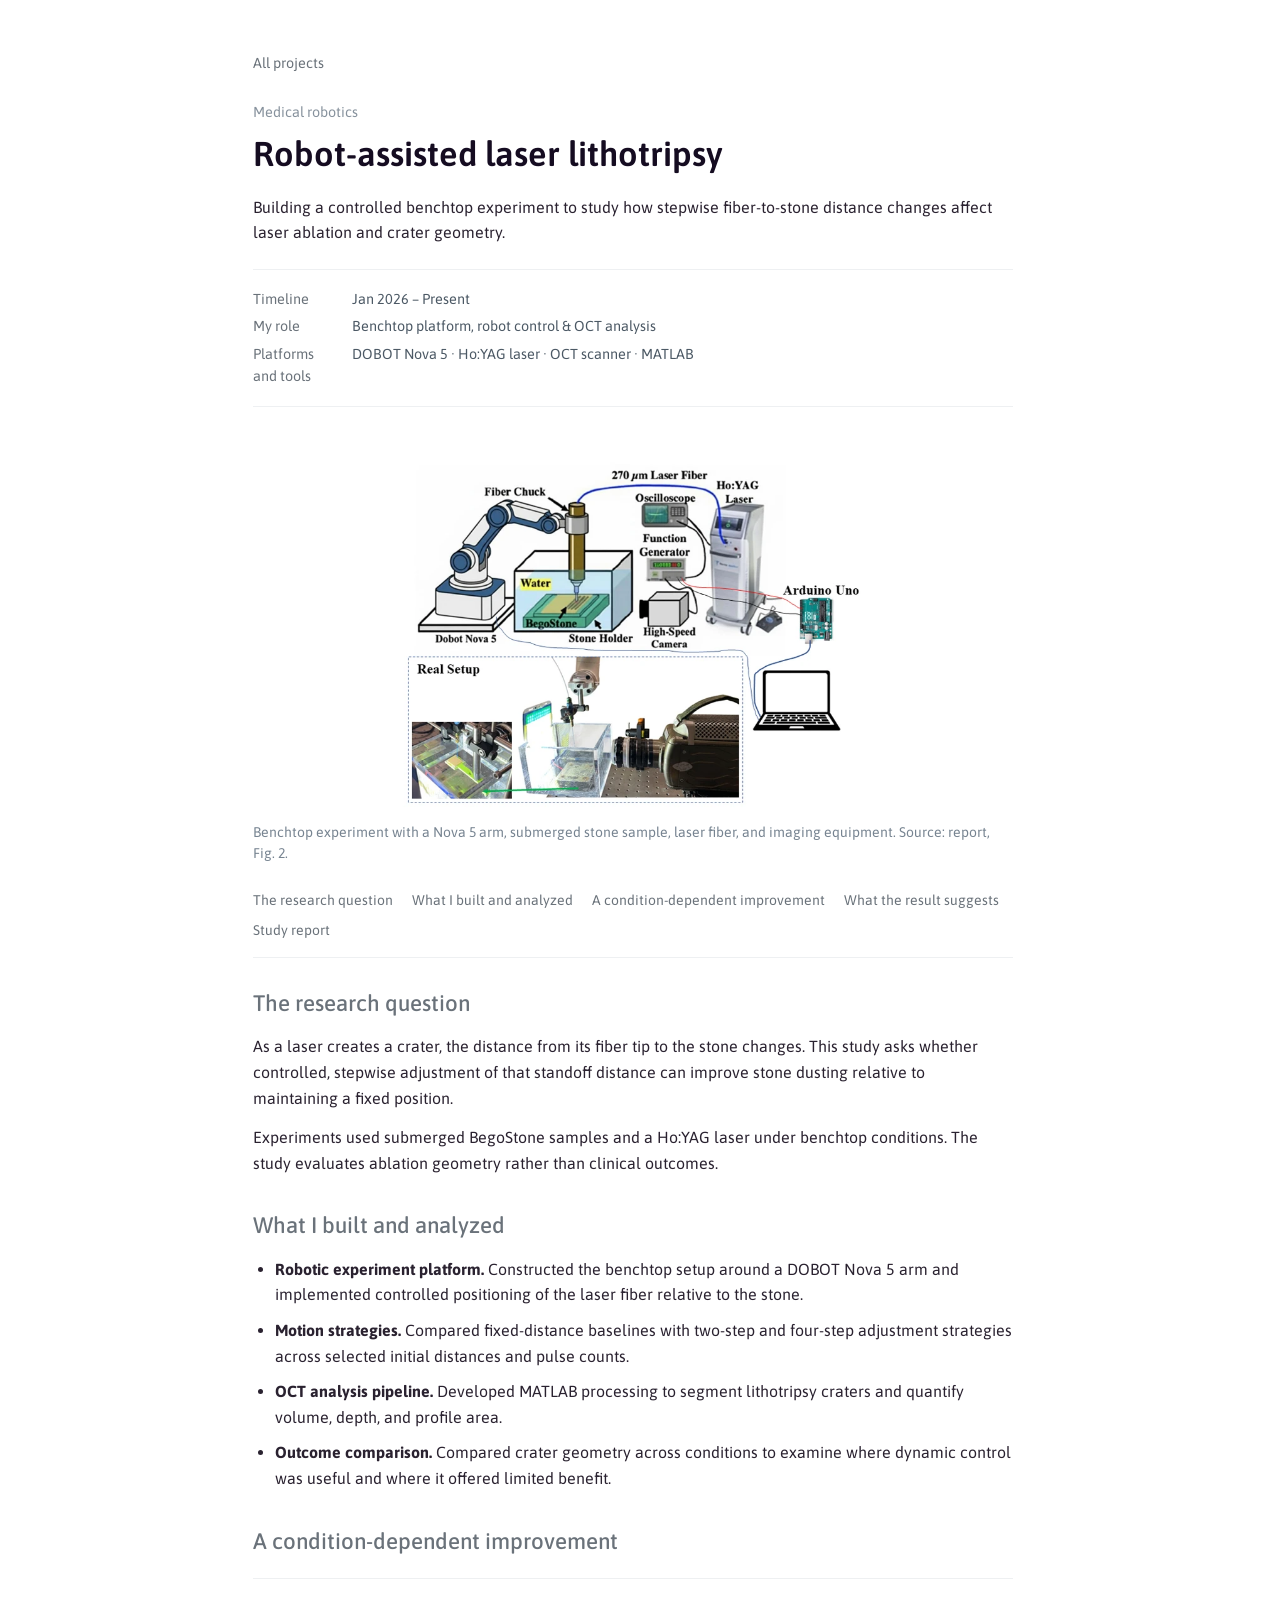
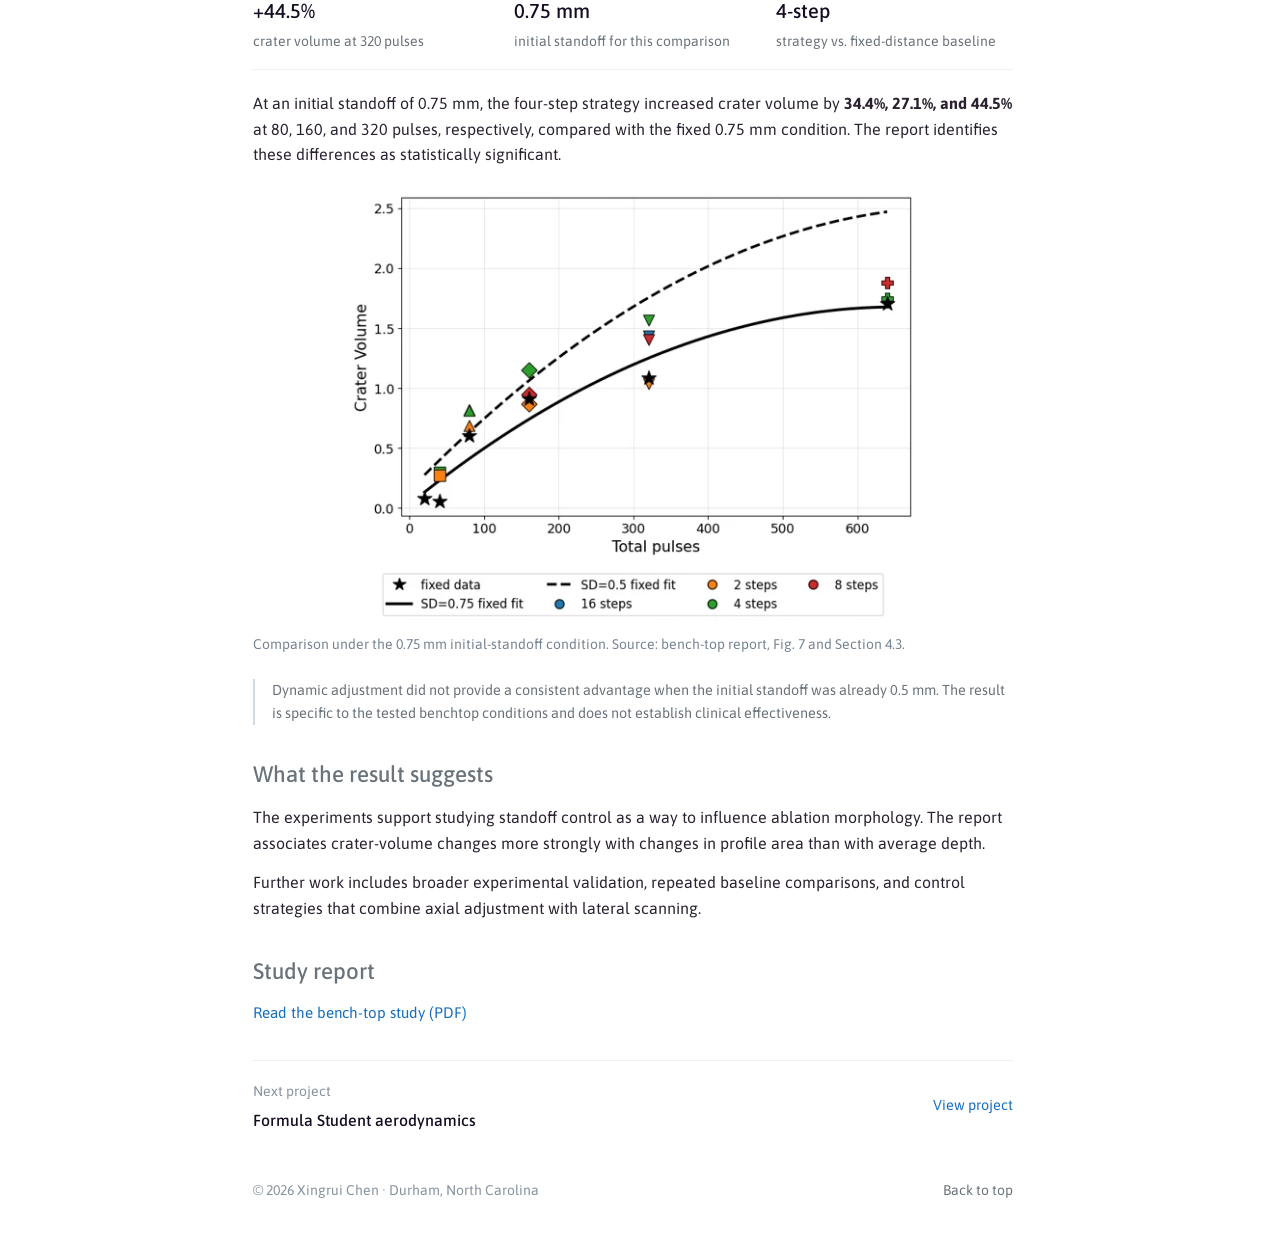
<file: projects/robotic-lithotripsy/index.html>
<!doctype html><html lang="en"><head><meta charset="utf-8"><meta name="viewport" content="width=device-width,initial-scale=1"><meta name="color-scheme" content="light"><title>Robot-assisted laser lithotripsy | Xingrui Chen</title><meta name="description" content="Building a controlled benchtop experiment to study how stepwise fiber-to-stone distance changes affect laser ablation and crater geometry."><meta name="theme-color" content="#ffffff"><meta property="og:title" content="Robot-assisted laser lithotripsy | Xingrui Chen"><meta property="og:description" content="Building a controlled benchtop experiment to study how stepwise fiber-to-stone distance changes affect laser ablation and crater geometry."><meta property="og:type" content="website"><link rel="canonical" href="https://xingruichen794-sketch.github.io/projects/robotic-lithotripsy/"><link rel="icon" type="image/svg+xml" href="data:image/svg+xml,%3Csvg%20xmlns%3D%22http%3A//www.w3.org/2000/svg%22%20viewBox%3D%220%200%2064%2064%22%3E%3Crect%20width%3D%2264%22%20height%3D%2264%22%20fill%3D%22%23043361%22/%3E%3Ctext%20x%3D%2232%22%20y%3D%2244%22%20text-anchor%3D%22middle%22%20fill%3D%22white%22%20font-size%3D%2238%22%20font-family%3D%22Georgia%2Cserif%22%3EX%3C/text%3E%3C/svg%3E"><link rel="stylesheet" href="/portfolio.css"></head><body><a class="skip" href="#main">Skip to content</a><main class="page detail-page" id="main"><header class="case-header"><a class="case-back" href="/#work">All projects</a><div class="eyebrow">Medical robotics</div><h1>Robot-assisted laser lithotripsy</h1><p class="case-summary">Building a controlled benchtop experiment to study how stepwise fiber-to-stone distance changes affect laser ablation and crater geometry.</p><dl class="case-facts"><div><dt>Timeline</dt><dd>Jan 2026 – Present</dd></div><div><dt>My role</dt><dd>Benchtop platform, robot control & OCT analysis</dd></div><div><dt>Platforms and tools</dt><dd>DOBOT Nova 5 · Ho:YAG laser · OCT scanner · MATLAB</dd></div></dl></header><div class="case-banner"><img src="/assets/laser-setup.webp" width="744" height="597" alt="Schematic and photographs of the Dobot Nova 5 stone-dusting experiment" class="" loading="eager" decoding="async"></div><p class="case-caption">Benchtop experiment with a Nova 5 arm, submerged stone sample, laser fiber, and imaging equipment. Source: report, Fig. 2.</p><div class="case-main"><nav class="case-toc" aria-label="Case study sections"><a href="#challenge">The research question</a><a href="#contribution">What I built and analyzed</a><a href="#results">A condition-dependent improvement</a><a href="#next">What the result suggests</a><a href="#resources">Study report</a></nav><div class="case-body"><section id="challenge"><h2>The research question</h2><p>As a laser creates a crater, the distance from its fiber tip to the stone changes. This study asks whether controlled, stepwise adjustment of that standoff distance can improve stone dusting relative to maintaining a fixed position.</p><p>Experiments used submerged BegoStone samples and a Ho:YAG laser under benchtop conditions. The study evaluates ablation geometry rather than clinical outcomes.</p></section><section id="contribution"><h2>What I built and analyzed</h2><ul><li><strong>Robotic experiment platform.</strong> Constructed the benchtop setup around a DOBOT Nova 5 arm and implemented controlled positioning of the laser fiber relative to the stone.</li><li><strong>Motion strategies.</strong> Compared fixed-distance baselines with two-step and four-step adjustment strategies across selected initial distances and pulse counts.</li><li><strong>OCT analysis pipeline.</strong> Developed MATLAB processing to segment lithotripsy craters and quantify volume, depth, and profile area.</li><li><strong>Outcome comparison.</strong> Compared crater geometry across conditions to examine where dynamic control was useful and where it offered limited benefit.</li></ul></section><section id="results"><h2>A condition-dependent improvement</h2><div class="case-metrics"><div><strong>+44.5%</strong><span>crater volume at 320 pulses</span></div><div><strong>0.75 mm</strong><span>initial standoff for this comparison</span></div><div><strong>4-step</strong><span>strategy vs. fixed-distance baseline</span></div></div><p>At an initial standoff of 0.75 mm, the four-step strategy increased crater volume by <strong>34.4%, 27.1%, and 44.5%</strong> at 80, 160, and 320 pulses, respectively, compared with the fixed 0.75 mm condition. The report identifies these differences as statistically significant.</p><figure><img src="/assets/laser-results.webp" width="590" height="446" alt="Crater volume curves for fixed, two-step, and four-step control at 0.75 mm initial standoff" class="" loading="lazy" decoding="async"><figcaption>Comparison under the 0.75 mm initial-standoff condition. Source: bench-top report, Fig. 7 and Section 4.3.</figcaption></figure><div class="note"><p>Dynamic adjustment did not provide a consistent advantage when the initial standoff was already 0.5 mm. The result is specific to the tested benchtop conditions and does not establish clinical effectiveness.</p></div></section><section id="next"><h2>What the result suggests</h2><p>The experiments support studying standoff control as a way to influence ablation morphology. The report associates crater-volume changes more strongly with changes in profile area than with average depth.</p><p>Further work includes broader experimental validation, repeated baseline comparisons, and control strategies that combine axial adjustment with lateral scanning.</p></section><section id="resources"><h2>Study report</h2><div class="case-resources"><a class="button secondary" href="/assets/Robot-Assisted-Stone-Dusting.pdf" target="_blank" rel="noopener">Read the bench-top study (PDF)</a></div></section></div></div><div class="case-next"><div><div class="eyebrow">Next project</div><h3>Formula Student aerodynamics</h3></div><a href="/projects/formula-student/">View project</a></div><footer class="page-footer"><span>© 2026 Xingrui Chen · Durham, North Carolina</span><a href="#main">Back to top</a></footer></main></body></html>
</file>
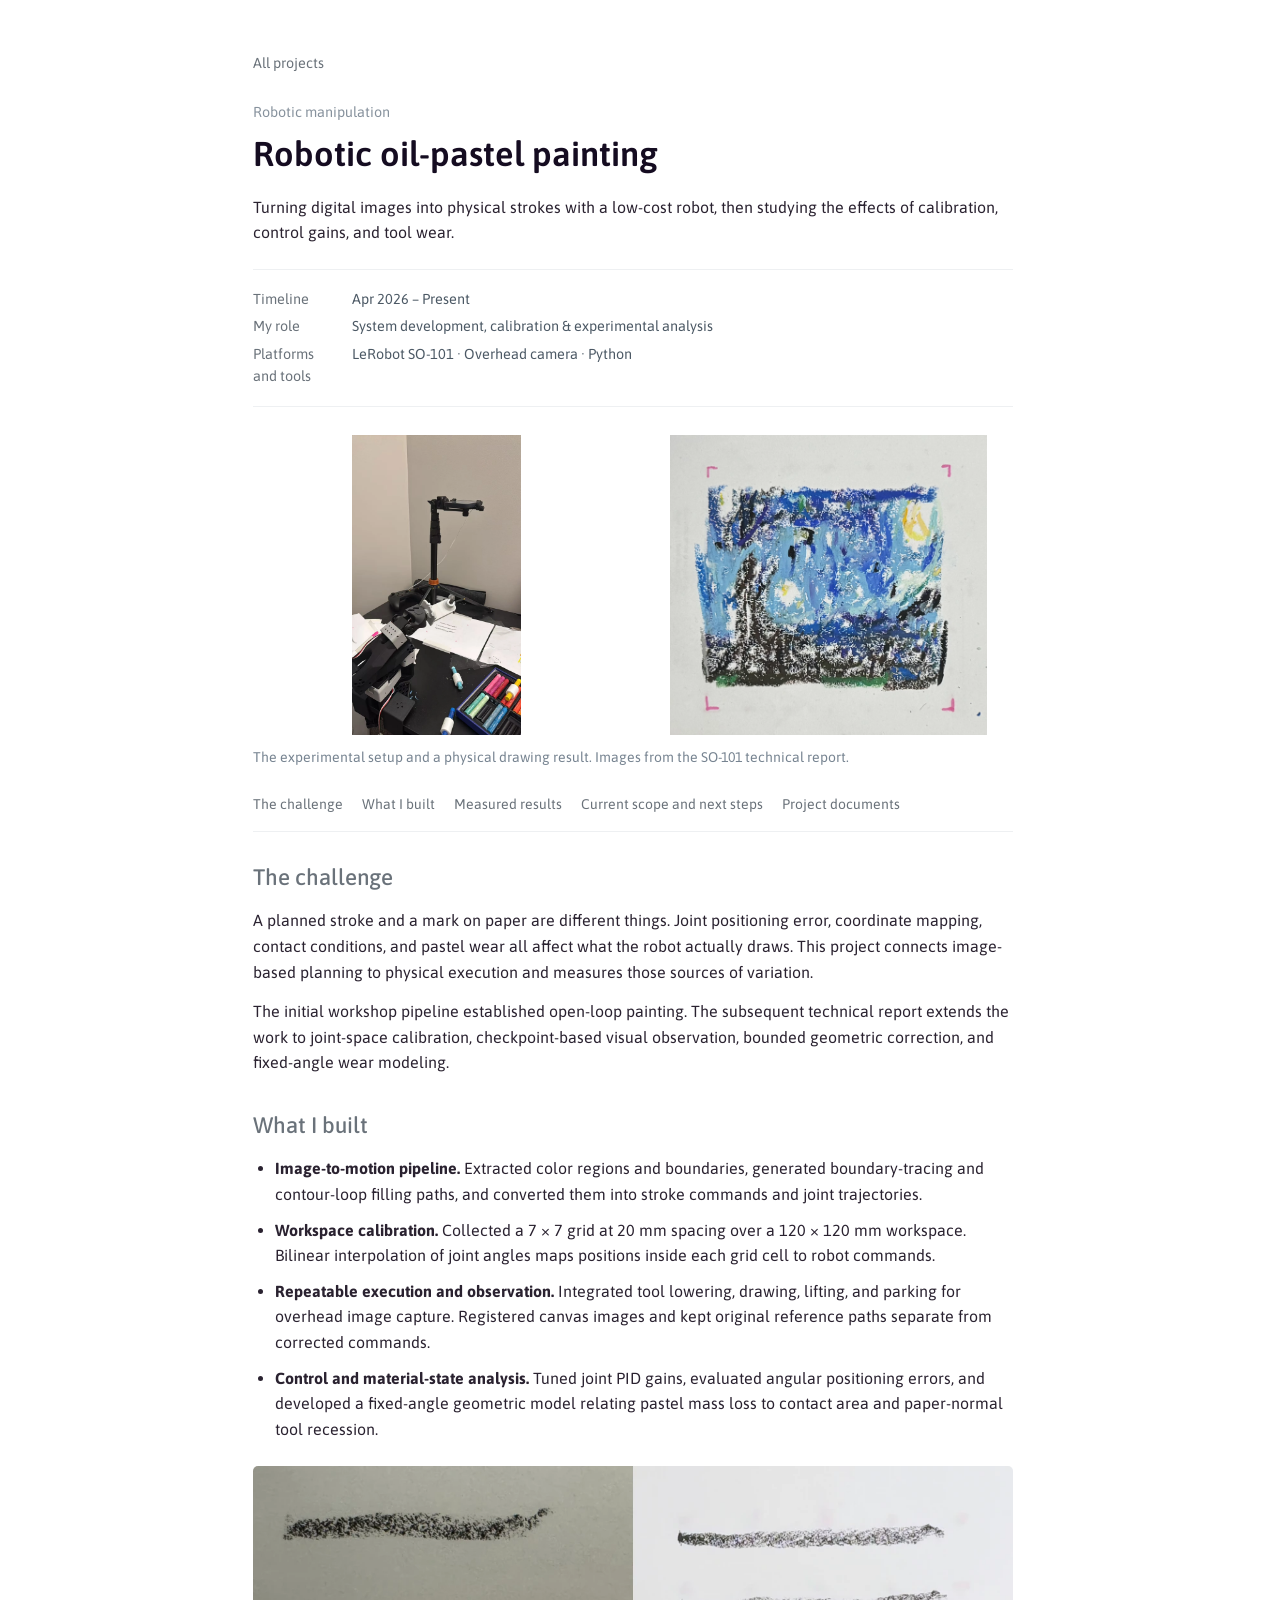
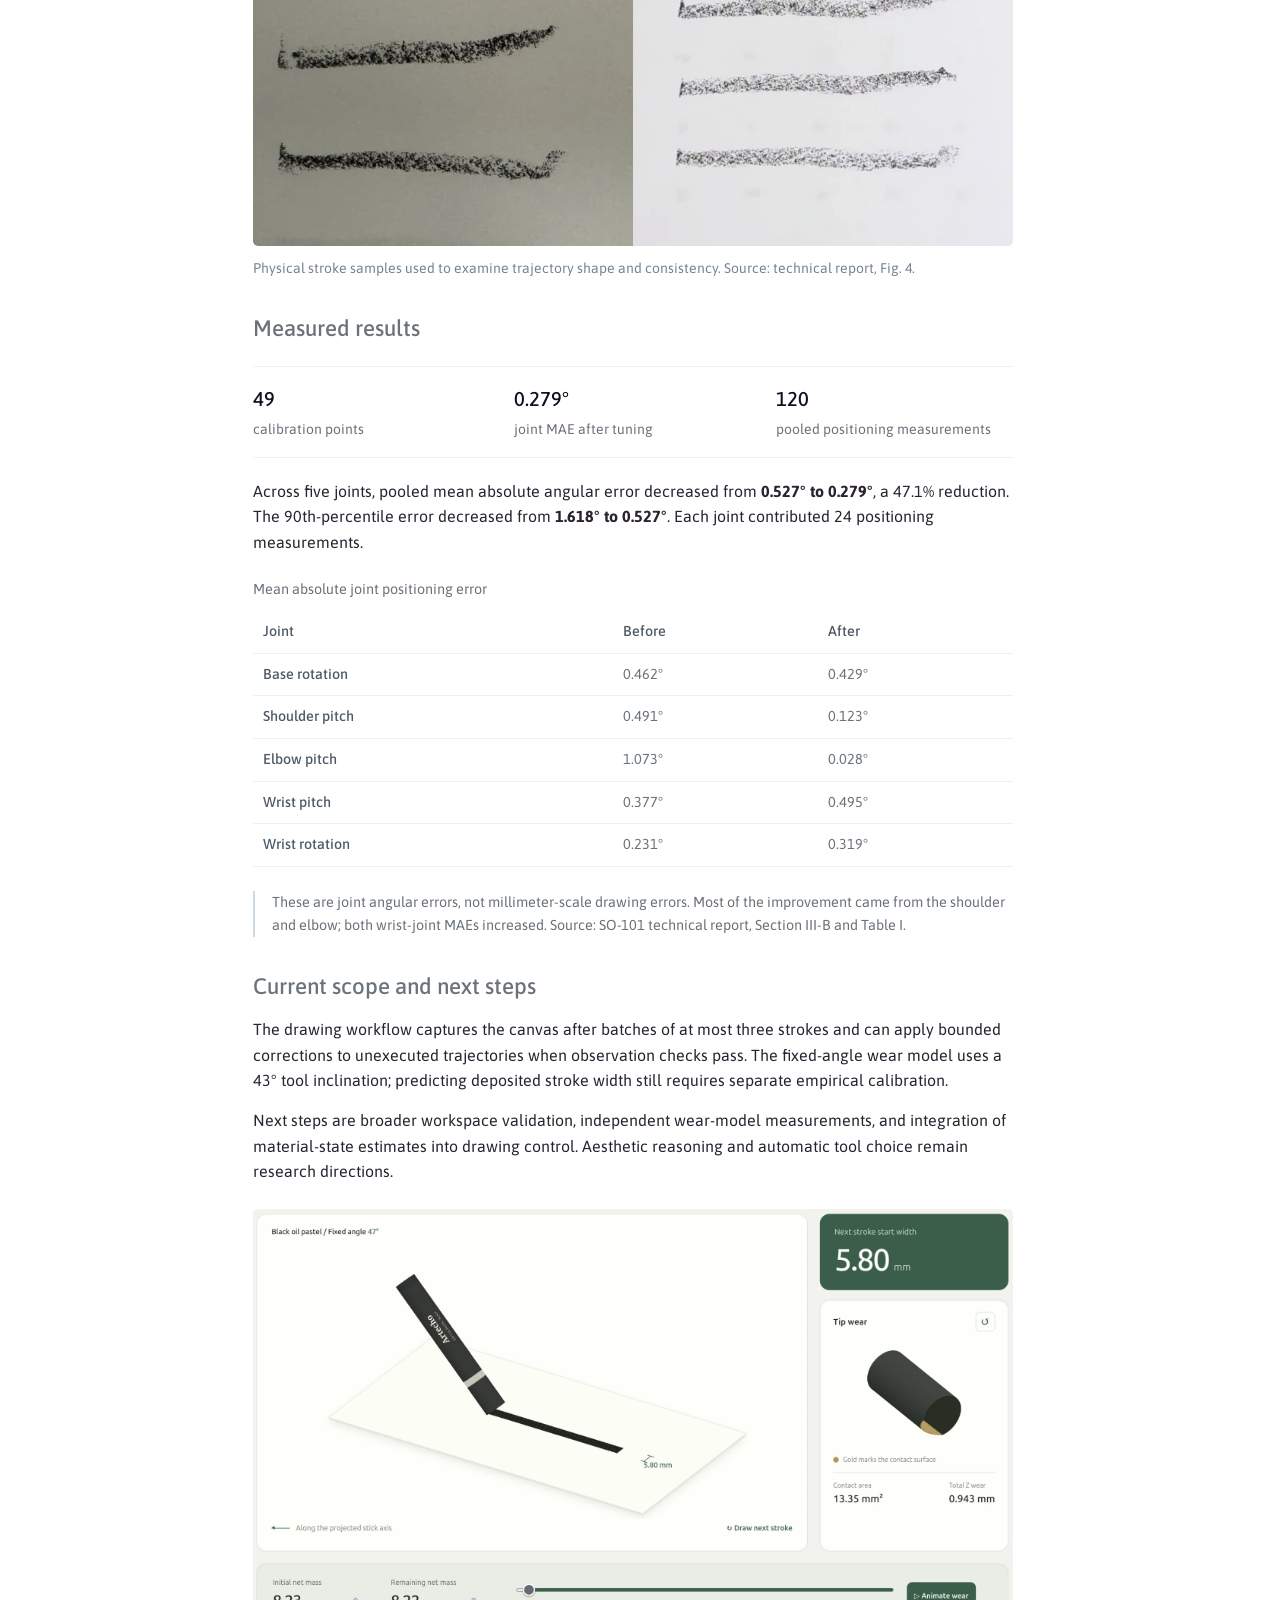
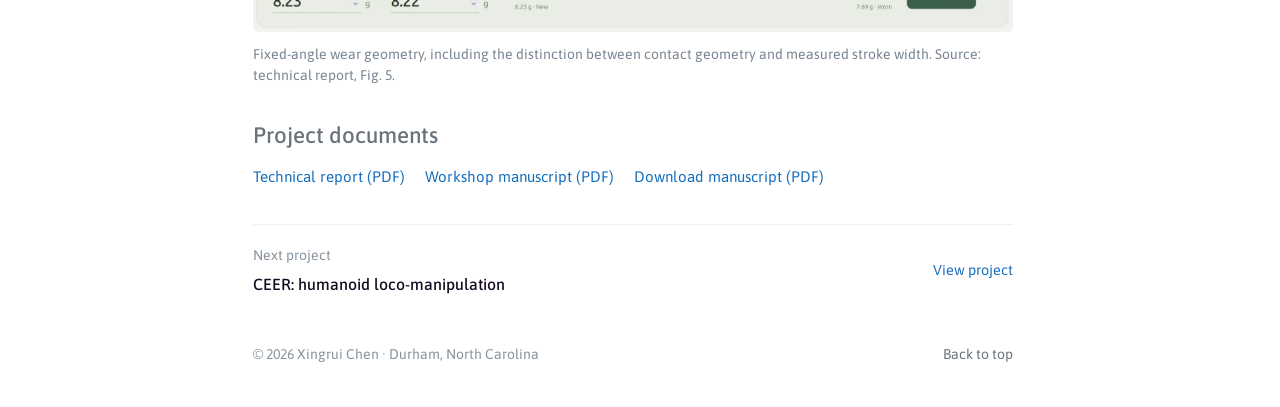
<file: projects/robotic-painting/index.html>
<!doctype html><html lang="en"><head><meta charset="utf-8"><meta name="viewport" content="width=device-width,initial-scale=1"><meta name="color-scheme" content="light"><title>Robotic oil-pastel painting | Xingrui Chen</title><meta name="description" content="Turning digital images into physical strokes with a low-cost robot, then studying the effects of calibration, control gains, and tool wear."><meta name="theme-color" content="#ffffff"><meta property="og:title" content="Robotic oil-pastel painting | Xingrui Chen"><meta property="og:description" content="Turning digital images into physical strokes with a low-cost robot, then studying the effects of calibration, control gains, and tool wear."><meta property="og:type" content="website"><link rel="canonical" href="https://xingruichen794-sketch.github.io/projects/robotic-painting/"><link rel="icon" type="image/svg+xml" href="data:image/svg+xml,%3Csvg%20xmlns%3D%22http%3A//www.w3.org/2000/svg%22%20viewBox%3D%220%200%2064%2064%22%3E%3Crect%20width%3D%2264%22%20height%3D%2264%22%20fill%3D%22%23043361%22/%3E%3Ctext%20x%3D%2232%22%20y%3D%2244%22%20text-anchor%3D%22middle%22%20fill%3D%22white%22%20font-size%3D%2238%22%20font-family%3D%22Georgia%2Cserif%22%3EX%3C/text%3E%3C/svg%3E"><link rel="stylesheet" href="/portfolio.css"></head><body><a class="skip" href="#main">Skip to content</a><main class="page detail-page" id="main"><header class="case-header"><a class="case-back" href="/#work">All projects</a><div class="eyebrow">Robotic manipulation</div><h1>Robotic oil-pastel painting</h1><p class="case-summary">Turning digital images into physical strokes with a low-cost robot, then studying the effects of calibration, control gains, and tool wear.</p><dl class="case-facts"><div><dt>Timeline</dt><dd>Apr 2026 – Present</dd></div><div><dt>My role</dt><dd>System development, calibration & experimental analysis</dd></div><div><dt>Platforms and tools</dt><dd>LeRobot SO-101 · Overhead camera · Python</dd></div></dl></header><div class="case-banner paint-banner"><img src="/assets/drawing-setup.webp" width="1080" height="1920" alt="SO-101 arm with oil-pastel holder and overhead camera" class="" loading="eager" decoding="async"><img src="/assets/drawing-result.webp" width="1350" height="1278" alt="Physical oil-pastel painting made by the SO-101 robot" class="" loading="eager" decoding="async"></div><p class="case-caption">The experimental setup and a physical drawing result. Images from the SO-101 technical report.</p><div class="case-main"><nav class="case-toc" aria-label="Case study sections"><a href="#challenge">The challenge</a><a href="#contribution">What I built</a><a href="#results">Measured results</a><a href="#next">Current scope and next steps</a><a href="#resources">Project documents</a></nav><div class="case-body"><section id="challenge"><h2>The challenge</h2><p>A planned stroke and a mark on paper are different things. Joint positioning error, coordinate mapping, contact conditions, and pastel wear all affect what the robot actually draws. This project connects image-based planning to physical execution and measures those sources of variation.</p><p>The initial workshop pipeline established open-loop painting. The subsequent technical report extends the work to joint-space calibration, checkpoint-based visual observation, bounded geometric correction, and fixed-angle wear modeling.</p></section><section id="contribution"><h2>What I built</h2><ul><li><strong>Image-to-motion pipeline.</strong> Extracted color regions and boundaries, generated boundary-tracing and contour-loop filling paths, and converted them into stroke commands and joint trajectories.</li><li><strong>Workspace calibration.</strong> Collected a 7 × 7 grid at 20 mm spacing over a 120 × 120 mm workspace. Bilinear interpolation of joint angles maps positions inside each grid cell to robot commands.</li><li><strong>Repeatable execution and observation.</strong> Integrated tool lowering, drawing, lifting, and parking for overhead image capture. Registered canvas images and kept original reference paths separate from corrected commands.</li><li><strong>Control and material-state analysis.</strong> Tuned joint PID gains, evaluated angular positioning errors, and developed a fixed-angle geometric model relating pastel mass loss to contact area and paper-normal tool recession.</li></ul><figure><img src="/assets/drawing-strokes.webp" width="1172" height="586" alt="Photographed straight-line stroke samples" class="" loading="lazy" decoding="async"><figcaption>Physical stroke samples used to examine trajectory shape and consistency. Source: technical report, Fig. 4.</figcaption></figure></section><section id="results"><h2>Measured results</h2><div class="case-metrics"><div><strong>49</strong><span>calibration points</span></div><div><strong>0.279°</strong><span>joint MAE after tuning</span></div><div><strong>120</strong><span>pooled positioning measurements</span></div></div><p>Across five joints, pooled mean absolute angular error decreased from <strong>0.527° to 0.279°</strong>, a 47.1% reduction. The 90th-percentile error decreased from <strong>1.618° to 0.527°</strong>. Each joint contributed 24 positioning measurements.</p><div class="table-wrap"><table><caption>Mean absolute joint positioning error</caption><thead><tr><th scope="col">Joint</th><th scope="col">Before</th><th scope="col">After</th></tr></thead><tbody><tr><th scope="row">Base rotation</th><td>0.462°</td><td>0.429°</td></tr><tr><th scope="row">Shoulder pitch</th><td>0.491°</td><td>0.123°</td></tr><tr><th scope="row">Elbow pitch</th><td>1.073°</td><td>0.028°</td></tr><tr><th scope="row">Wrist pitch</th><td>0.377°</td><td>0.495°</td></tr><tr><th scope="row">Wrist rotation</th><td>0.231°</td><td>0.319°</td></tr></tbody></table></div><div class="note"><p>These are joint angular errors, not millimeter-scale drawing errors. Most of the improvement came from the shoulder and elbow; both wrist-joint MAEs increased. Source: SO-101 technical report, Section III-B and Table I.</p></div></section><section id="next"><h2>Current scope and next steps</h2><p>The drawing workflow captures the canvas after batches of at most three strokes and can apply bounded corrections to unexecuted trajectories when observation checks pass. The fixed-angle wear model uses a 43° tool inclination; predicting deposited stroke width still requires separate empirical calibration.</p><p>Next steps are broader workspace validation, independent wear-model measurements, and integration of material-state estimates into drawing control. Aesthetic reasoning and automatic tool choice remain research directions.</p><figure><img src="/assets/wear-model.webp" width="2000" height="1114" alt="Geometric diagram of the oil pastel and its worn contact face" class="" loading="lazy" decoding="async"><figcaption>Fixed-angle wear geometry, including the distinction between contact geometry and measured stroke width. Source: technical report, Fig. 5.</figcaption></figure></section><section id="resources"><h2>Project documents</h2><div class="case-resources"><a class="button secondary" href="/assets/SO101-Drawing-Technical-Report.pdf" target="_blank" rel="noopener">Technical report (PDF)</a><a class="button secondary" href="/assets/Learn-Imagine-and-Paint.pdf" target="_blank" rel="noopener">Workshop manuscript (PDF)</a><a class="button secondary" href="/assets/Learn-Imagine-and-Paint.pdf" target="_blank" rel="noopener" download>Download manuscript (PDF)</a></div></section></div></div><div class="case-next"><div><div class="eyebrow">Next project</div><h3>CEER: humanoid loco-manipulation</h3></div><a href="/projects/ceer/">View project</a></div><footer class="page-footer"><span>© 2026 Xingrui Chen · Durham, North Carolina</span><a href="#main">Back to top</a></footer></main></body></html>
</file>
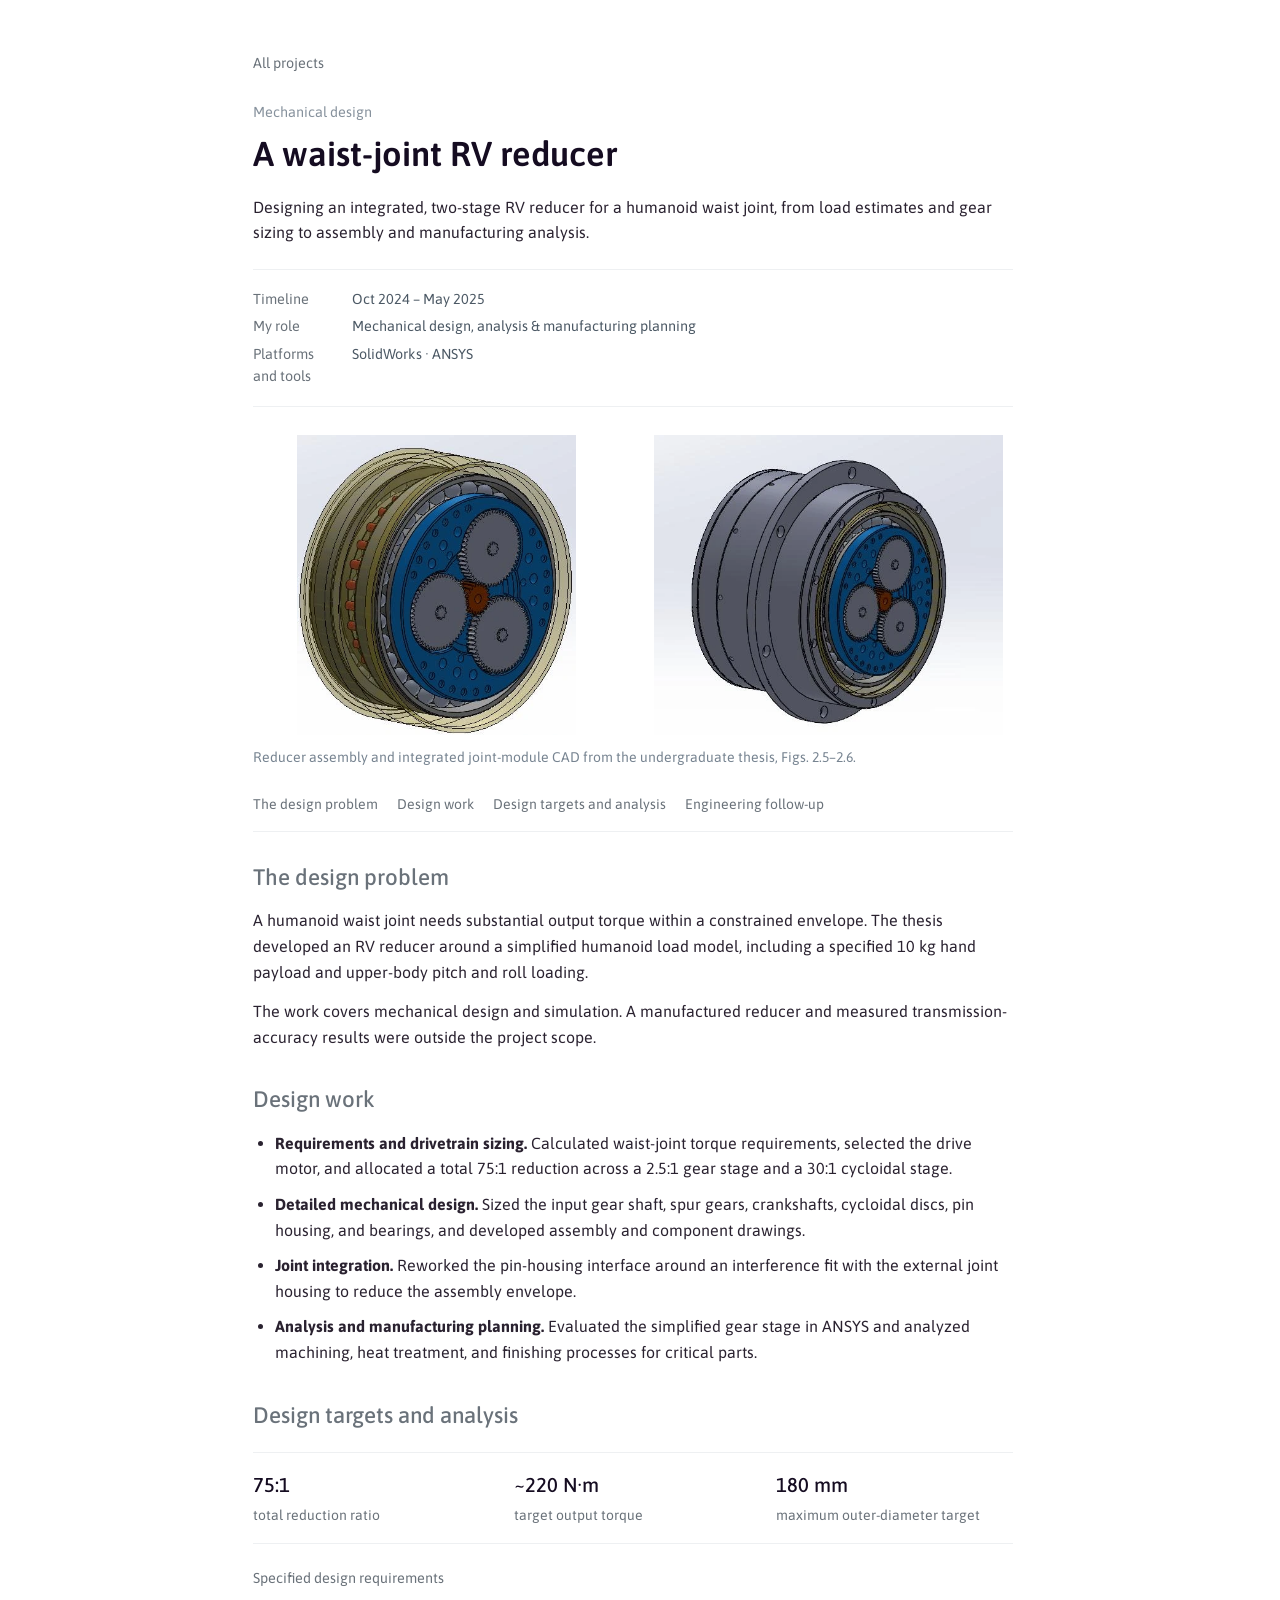
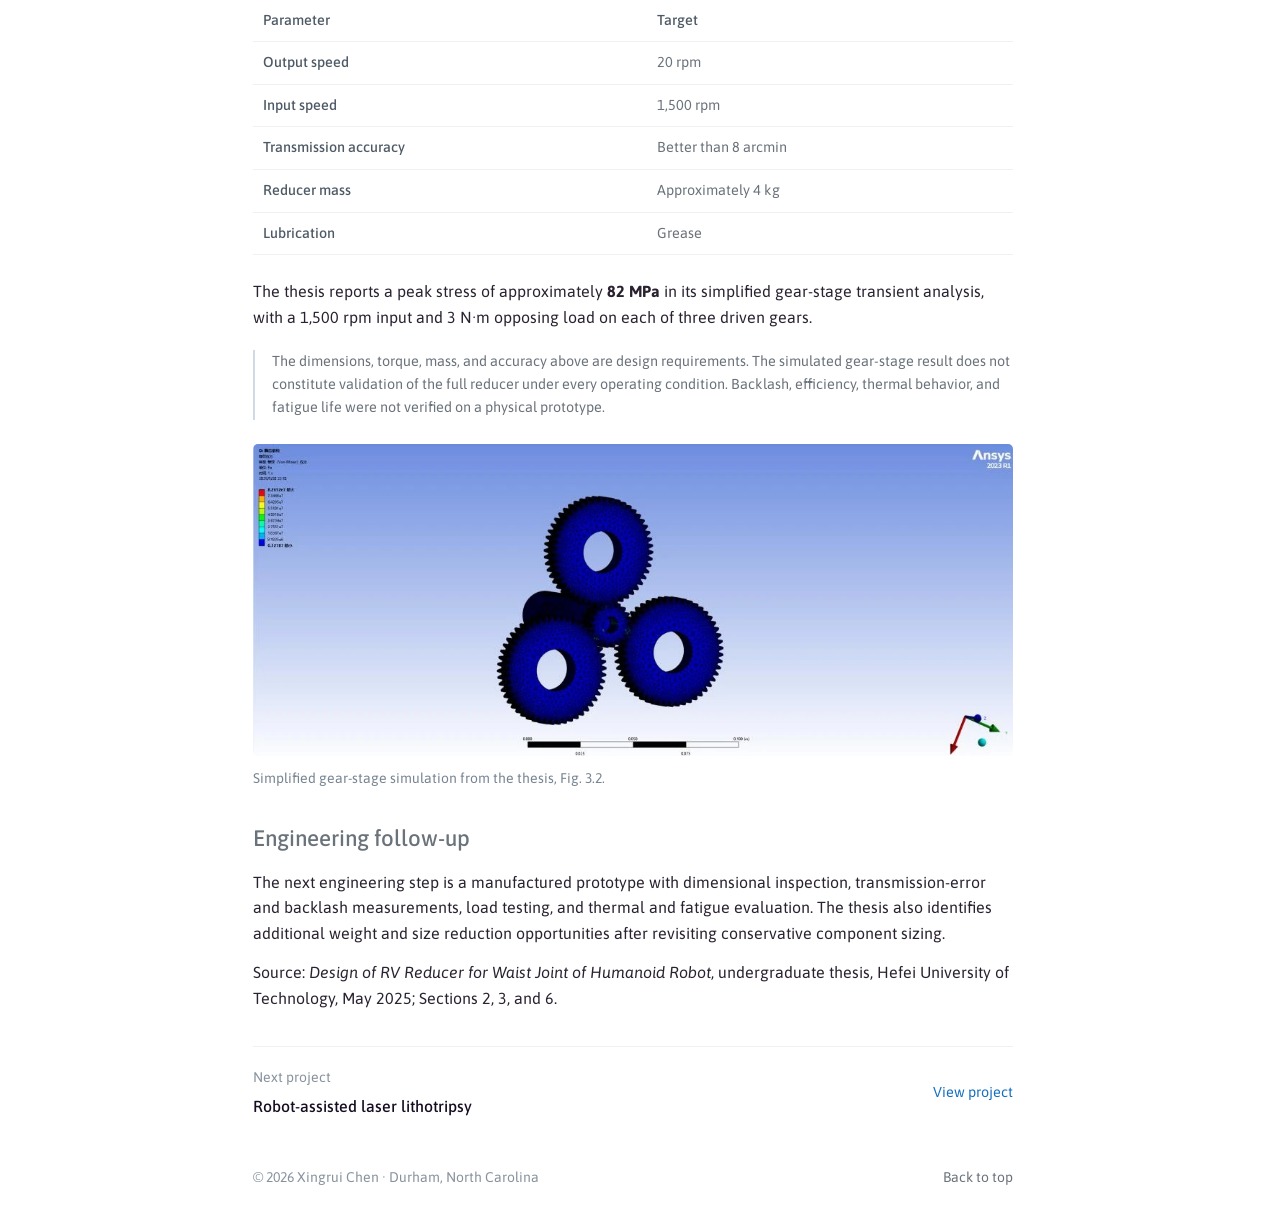
<file: projects/rv-reducer/index.html>
<!doctype html><html lang="en"><head><meta charset="utf-8"><meta name="viewport" content="width=device-width,initial-scale=1"><meta name="color-scheme" content="light"><title>A waist-joint RV reducer | Xingrui Chen</title><meta name="description" content="Designing an integrated, two-stage RV reducer for a humanoid waist joint, from load estimates and gear sizing to assembly and manufacturing analysis."><meta name="theme-color" content="#ffffff"><meta property="og:title" content="A waist-joint RV reducer | Xingrui Chen"><meta property="og:description" content="Designing an integrated, two-stage RV reducer for a humanoid waist joint, from load estimates and gear sizing to assembly and manufacturing analysis."><meta property="og:type" content="website"><link rel="canonical" href="https://xingruichen794-sketch.github.io/projects/rv-reducer/"><link rel="icon" type="image/svg+xml" href="data:image/svg+xml,%3Csvg%20xmlns%3D%22http%3A//www.w3.org/2000/svg%22%20viewBox%3D%220%200%2064%2064%22%3E%3Crect%20width%3D%2264%22%20height%3D%2264%22%20fill%3D%22%23043361%22/%3E%3Ctext%20x%3D%2232%22%20y%3D%2244%22%20text-anchor%3D%22middle%22%20fill%3D%22white%22%20font-size%3D%2238%22%20font-family%3D%22Georgia%2Cserif%22%3EX%3C/text%3E%3C/svg%3E"><link rel="stylesheet" href="/portfolio.css"></head><body><a class="skip" href="#main">Skip to content</a><main class="page detail-page" id="main"><header class="case-header"><a class="case-back" href="/#work">All projects</a><div class="eyebrow">Mechanical design</div><h1>A waist-joint RV reducer</h1><p class="case-summary">Designing an integrated, two-stage RV reducer for a humanoid waist joint, from load estimates and gear sizing to assembly and manufacturing analysis.</p><dl class="case-facts"><div><dt>Timeline</dt><dd>Oct 2024 – May 2025</dd></div><div><dt>My role</dt><dd>Mechanical design, analysis & manufacturing planning</dd></div><div><dt>Platforms and tools</dt><dd>SolidWorks · ANSYS</dd></div></dl></header><div class="case-banner paint-banner"><img src="/assets/rv-assembly.webp" width="454" height="489" alt="CAD assembly of the designed RV reducer" class="" loading="eager" decoding="async"><img src="/assets/rv-module.webp" width="547" height="469" alt="CAD model of the integrated waist-joint module" class="" loading="eager" decoding="async"></div><p class="case-caption">Reducer assembly and integrated joint-module CAD from the undergraduate thesis, Figs. 2.5–2.6.</p><div class="case-main"><nav class="case-toc" aria-label="Case study sections"><a href="#challenge">The design problem</a><a href="#contribution">Design work</a><a href="#results">Design targets and analysis</a><a href="#next">Engineering follow-up</a></nav><div class="case-body"><section id="challenge"><h2>The design problem</h2><p>A humanoid waist joint needs substantial output torque within a constrained envelope. The thesis developed an RV reducer around a simplified humanoid load model, including a specified 10 kg hand payload and upper-body pitch and roll loading.</p><p>The work covers mechanical design and simulation. A manufactured reducer and measured transmission-accuracy results were outside the project scope.</p></section><section id="contribution"><h2>Design work</h2><ul><li><strong>Requirements and drivetrain sizing.</strong> Calculated waist-joint torque requirements, selected the drive motor, and allocated a total 75:1 reduction across a 2.5:1 gear stage and a 30:1 cycloidal stage.</li><li><strong>Detailed mechanical design.</strong> Sized the input gear shaft, spur gears, crankshafts, cycloidal discs, pin housing, and bearings, and developed assembly and component drawings.</li><li><strong>Joint integration.</strong> Reworked the pin-housing interface around an interference fit with the external joint housing to reduce the assembly envelope.</li><li><strong>Analysis and manufacturing planning.</strong> Evaluated the simplified gear stage in ANSYS and analyzed machining, heat treatment, and finishing processes for critical parts.</li></ul></section><section id="results"><h2>Design targets and analysis</h2><div class="case-metrics"><div><strong>75:1</strong><span>total reduction ratio</span></div><div><strong>~220 N·m</strong><span>target output torque</span></div><div><strong>180 mm</strong><span>maximum outer-diameter target</span></div></div><div class="table-wrap"><table><caption>Specified design requirements</caption><thead><tr><th scope="col">Parameter</th><th scope="col">Target</th></tr></thead><tbody><tr><th scope="row">Output speed</th><td>20 rpm</td></tr><tr><th scope="row">Input speed</th><td>1,500 rpm</td></tr><tr><th scope="row">Transmission accuracy</th><td>Better than 8 arcmin</td></tr><tr><th scope="row">Reducer mass</th><td>Approximately 4 kg</td></tr><tr><th scope="row">Lubrication</th><td>Grease</td></tr></tbody></table></div><p>The thesis reports a peak stress of approximately <strong>82 MPa</strong> in its simplified gear-stage transient analysis, with a 1,500 rpm input and 3 N·m opposing load on each of three driven gears.</p><div class="note"><p>The dimensions, torque, mass, and accuracy above are design requirements. The simulated gear-stage result does not constitute validation of the full reducer under every operating condition. Backlash, efficiency, thermal behavior, and fatigue life were not verified on a physical prototype.</p></div><figure><img src="/assets/rv-analysis.webp" width="1055" height="434" alt="ANSYS view of the analyzed gear stage" class="" loading="lazy" decoding="async"><figcaption>Simplified gear-stage simulation from the thesis, Fig. 3.2.</figcaption></figure></section><section id="next"><h2>Engineering follow-up</h2><p>The next engineering step is a manufactured prototype with dimensional inspection, transmission-error and backlash measurements, load testing, and thermal and fatigue evaluation. The thesis also identifies additional weight and size reduction opportunities after revisiting conservative component sizing.</p><p class="muted">Source: <em>Design of RV Reducer for Waist Joint of Humanoid Robot</em>, undergraduate thesis, Hefei University of Technology, May 2025; Sections 2, 3, and 6.</p></section></div></div><div class="case-next"><div><div class="eyebrow">Next project</div><h3>Robot-assisted laser lithotripsy</h3></div><a href="/projects/robotic-lithotripsy/">View project</a></div><footer class="page-footer"><span>© 2026 Xingrui Chen · Durham, North Carolina</span><a href="#main">Back to top</a></footer></main></body></html>
</file>
<file: portfolio.css>
@font-face{font-family:Asap;src:url('/assets/asap-normal-400.ttf');font-weight:400;font-display:swap}
@font-face{font-family:Asap;src:url('/assets/asap-normal-500.ttf');font-weight:500;font-display:swap}
@font-face{font-family:Asap;src:url('/assets/asap-normal-600.ttf');font-weight:600;font-display:swap}
@font-face{font-family:Asap;src:url('/assets/asap-normal-700.ttf');font-weight:700;font-display:swap}
@font-face{font-family:Asap;src:url('/assets/asap-italic-400.ttf');font-weight:400 700;font-style:italic;font-display:swap}
:root{--ink:#150c21;--muted:#6a727a;--light:#87929d;--link:#146ebe;--line:#eef0f2}*{box-sizing:border-box}html{scroll-behavior:smooth;scroll-padding-top:30px;scrollbar-gutter:stable}body{margin:0;background:#fff;color:var(--ink);font:16px/1.5 Asap,Arial,sans-serif;-webkit-font-smoothing:antialiased;text-size-adjust:100%}a{color:var(--link);text-decoration:none}a:hover{text-decoration:underline;text-underline-offset:3px}p{margin:0 0 14px}h1,h2,h3{margin:0;font-weight:500}h1{font-size:2.4rem;line-height:1.3}h2{font-size:1.4rem;line-height:1.4;color:var(--muted)}h3{font-size:1.05rem;line-height:1.45;font-weight:500}strong,b{font-weight:700}img{display:block;max-width:100%;height:auto}figure{margin:0}ul{padding-left:22px;margin:8px 0 16px}li{margin:5px 0}:focus-visible{outline:2px solid var(--link);outline-offset:4px}::selection{background:#dcebf7}.skip{position:absolute;left:16px;top:-70px;padding:10px;background:white;z-index:20}.skip:focus{top:10px}.page{max-width:900px;width:calc(100% - 40px);margin:0 auto;padding:96px 0 42px}.intro{margin-bottom:32px}.intro h1{margin-bottom:25px}.intro-copy{max-width:850px}.intro-copy p{font-size:1rem;line-height:1.6}.intro-links{display:flex;align-items:center;flex-wrap:wrap;gap:12px 24px;margin:29px 0 0;font-size:1rem}.home-section{margin-top:37px;scroll-margin-top:30px}.home-section h2{margin-bottom:14px}.interests{padding-left:20px;margin:0}.interests li{margin:5px 0}.publication-year{margin-top:22px}.year-label{display:inline-block;color:var(--muted);font-size:1.05rem;font-weight:600;letter-spacing:.02em;border-bottom:2px solid var(--link);padding:0 0 3px;margin-bottom:16px}.research-list{list-style:none;padding:0;margin:0}.research-row{display:grid;grid-template-columns:18% minmax(0,1fr);gap:3%;margin:0 0 24px;align-items:start}.research-row.no-image{display:block;padding-left:21%}.teaser{display:block;margin-top:5px}.teaser img{width:100%;height:auto;max-height:126px;object-fit:contain;border-radius:5px}.research-text h3{margin:0 0 5px;font-size:1.05rem;line-height:1.45;font-weight:500}.research-text h3 a{color:var(--ink)}.research-text h3 a:hover{color:var(--link)}.research-text p{font-size:1rem;line-height:1.5;margin:0 0 3px;color:var(--muted)}.research-text .authors{color:#737f8b}.research-text .authors strong{color:#4b5560}.research-text .venue{font-style:italic;color:#737f8b}.research-text .project-date{font-size:.9rem;color:var(--light);margin-bottom:4px}.row-links{display:flex;flex-wrap:wrap;gap:0;font-size:.95rem;margin-top:5px;color:var(--light)}.row-links a+a:before{content:'•';color:#a4aeb8;display:inline-block;margin:0 9px}.project-list{margin-top:20px}.project-list .research-row{grid-template-columns:90px minmax(0,1fr);gap:22px;margin-bottom:24px}.project-list .teaser img{width:90px;height:78px;object-fit:contain}.project-list .research-row.no-image{padding-left:112px}.project-list .research-text p{color:var(--muted)}.education-grid{display:grid;grid-template-columns:1fr 1fr;gap:34px}.education-entry h3{font-size:1.05rem;margin-bottom:5px}.education-entry p{margin:0 0 3px;font-size:1rem;color:var(--muted)}.education-entry .education-date{font-size:.9rem;color:var(--light)}.honors{padding-left:20px}.contact-note{margin-top:34px;font-size:.95rem;color:var(--muted)}.page-footer{display:flex;justify-content:space-between;gap:20px;flex-wrap:wrap;margin-top:48px;font-size:.875rem;color:var(--light)}.page-footer a{color:var(--muted)}
.detail-page{max-width:760px;padding-top:50px}.case-back{display:inline-block;margin-bottom:27px;font-size:.9rem;color:var(--muted)}.eyebrow{font-size:.9rem;color:var(--light);margin-bottom:10px}.case-header h1{font-size:2.15rem;line-height:1.2;font-weight:600;margin:0 0 20px}.case-summary{font-size:1rem;line-height:1.6;color:#2a2230;margin-bottom:23px}.case-facts{border-top:1px solid var(--line);border-bottom:1px solid var(--line);padding:13px 0;margin:0 0 28px;font-size:.9rem}.case-facts div{display:grid;grid-template-columns:85px minmax(0,1fr);gap:14px;margin:6px 0}.case-facts dt{color:var(--muted)}.case-facts dd{margin:0;color:#4c5965}.case-banner{margin:5px 0 12px}.case-banner img{width:100%;max-height:375px;object-fit:contain}.case-banner.paint-banner{display:grid;grid-template-columns:1fr 1fr;gap:24px}.case-banner.paint-banner img{height:300px;min-width:0;object-fit:contain}.case-caption,.case-body figcaption{color:#778491;font-size:.875rem;line-height:1.5;margin-top:12px}.case-main{margin-top:26px}.case-toc{display:flex;flex-wrap:wrap;gap:9px 19px;padding-bottom:16px;margin-bottom:30px;border-bottom:1px solid var(--line);font-size:.875rem}.case-toc .eyebrow{display:none}.case-toc a{color:var(--muted)}.case-body section{margin-bottom:34px;scroll-margin-top:30px}.case-body h2{font-size:1.4rem;margin-bottom:15px}.case-body h3{margin:22px 0 12px;font-size:1.1rem}.case-body p{line-height:1.6;color:#2a2230}.case-body li{line-height:1.6;margin:10px 0;color:#2a2230}.case-body figure{margin:24px 0}.case-body figure img{width:100%;max-height:430px;object-fit:contain;border-radius:5px}.case-metrics{display:flex;justify-content:space-between;gap:25px;border-top:1px solid var(--line);border-bottom:1px solid var(--line);padding:17px 0;margin:21px 0}.case-metrics>div{min-width:0;flex:1}.case-metrics strong{display:block;font-size:1.25rem;font-weight:500}.case-metrics span{display:block;font-size:.875rem;color:var(--muted);margin-top:5px}.note{border-left:2px solid #cfdae5;padding-left:17px;font-size:.9rem;margin:20px 0}.note p{color:var(--muted);margin:0}.table-wrap{overflow-x:auto;margin:24px 0}table{width:100%;border-collapse:collapse;font-size:.9rem}caption{color:var(--muted);text-align:left;margin-bottom:10px}th,td{padding:10px;text-align:left;border-bottom:1px solid var(--line)}th{font-weight:500;color:#4d5965}td{color:var(--muted)}.case-resources{display:flex;flex-wrap:wrap;gap:12px 20px}.button{font-size:.95rem}.case-next{display:flex;justify-content:space-between;align-items:center;gap:20px;border-top:1px solid var(--line);padding-top:20px;margin-top:35px}.case-next h3{font-size:1rem}.case-next .eyebrow{font-size:.875rem;margin-bottom:7px}.case-next>a{font-size:.9rem}.muted{color:var(--muted)}
@media(max-width:768px){.page{width:calc(100% - 36px);padding-top:44px}.intro h1{font-size:2rem;margin-bottom:22px}.intro-copy{max-width:none}.intro-links{gap:10px 20px;margin-top:23px}.home-section{margin-top:32px}.home-section h2{font-size:1.25rem}.research-row{display:block}.research-row .teaser{display:none}.research-row.no-image{padding-left:0}.research-text h3{font-size:1.05rem}.project-list .research-row{display:grid;grid-template-columns:70px minmax(0,1fr);gap:17px}.project-list .research-row.no-image{display:block;padding-left:87px}.project-list .teaser{display:block}.project-list .teaser img{width:70px;height:68px}.education-grid{grid-template-columns:1fr;gap:23px}.detail-page{padding-top:27px}.case-header h1{font-size:1.8rem}.case-toc{gap:9px 16px}.case-banner.paint-banner{gap:14px}.case-banner.paint-banner img{height:240px}.page-footer{margin-top:35px}}
@media(max-width:420px){.page{width:calc(100% - 32px)}.project-list .research-row.no-image{padding-left:0}.project-list .research-row{grid-template-columns:58px minmax(0,1fr);gap:13px}.project-list .teaser img{width:58px;height:60px}.case-facts div{grid-template-columns:70px minmax(0,1fr);gap:9px}.case-banner.paint-banner img{height:190px}.case-metrics{flex-direction:column;gap:13px}.case-metrics>div{display:grid;grid-template-columns:100px 1fr;gap:15px;align-items:center}.case-metrics span{margin:0}.case-next{flex-direction:column;align-items:flex-start;gap:15px}.intro-links{font-size:.95rem}.case-header h1{font-size:1.7rem}}
@media(prefers-reduced-motion:reduce){html{scroll-behavior:auto}}

/* Keep the original photograph; crop only its responsive display frame. */
.intro{display:grid;grid-template-columns:minmax(0,1fr) 180px;gap:40px;align-items:center}
.intro-text{min-width:0}
.profile-photo{width:100%;aspect-ratio:4/5;overflow:hidden;border-radius:16px}
.profile-photo img{width:100%;height:100%;object-fit:cover;object-position:20% 50%}
@media(max-width:768px) and (min-width:641px){.intro{grid-template-columns:minmax(0,1fr) 160px;gap:28px}}
@media(max-width:640px){.intro{grid-template-columns:minmax(0,1fr);gap:25px}.profile-photo{grid-row:1;width:150px;justify-self:center}.intro h1{text-align:center}.intro-links{justify-content:center}}

.case-banner.aero-banner{display:grid;grid-template-columns:1fr 1fr;gap:24px;align-items:center}.case-banner.aero-banner img{height:auto;max-height:none;border-radius:5px}
@media(max-width:640px){.case-banner.aero-banner{grid-template-columns:1fr;gap:16px}}

.aero-generation{margin:30px 0}.aero-generation h2{margin-bottom:16px}.aero-generation .aero-banner{align-items:start}.aero-generation .aero-banner img{height:260px;object-fit:contain}
@media(max-width:640px){.aero-generation .aero-banner img{height:auto}}
</file>
